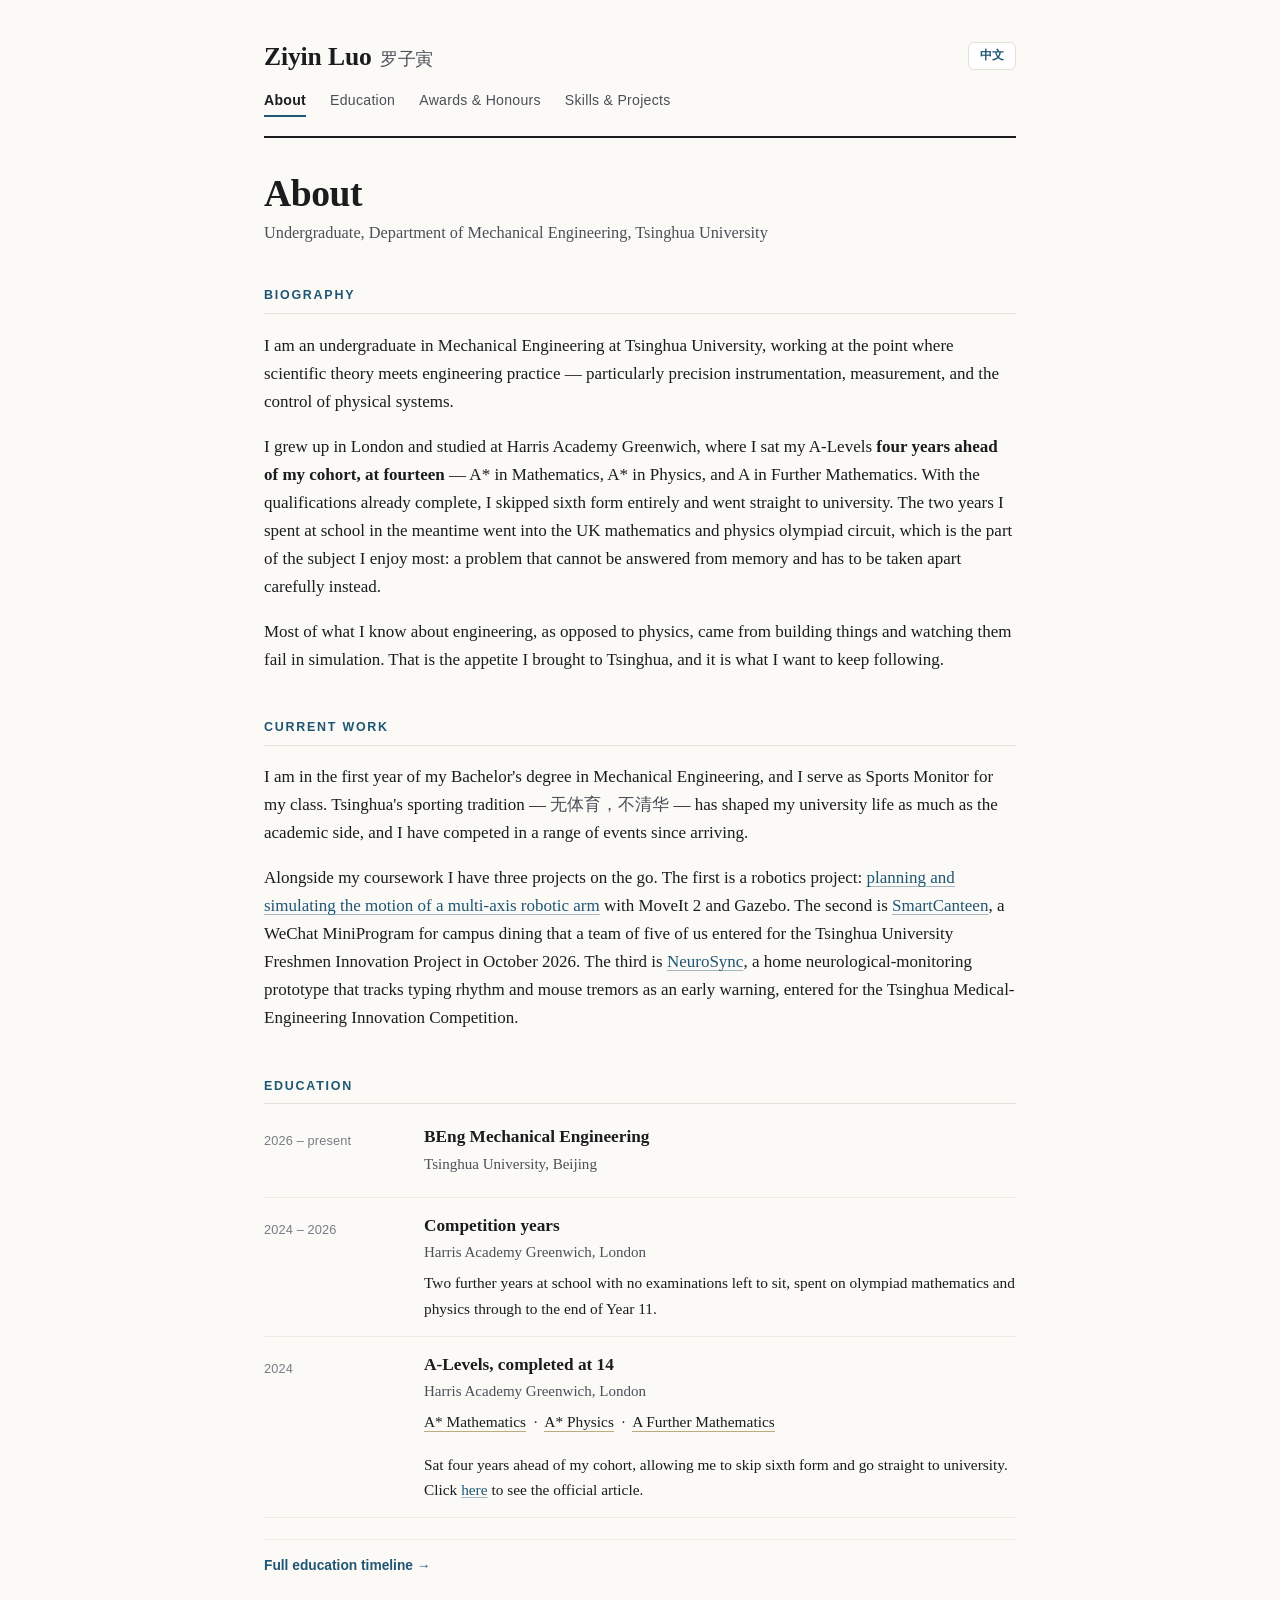
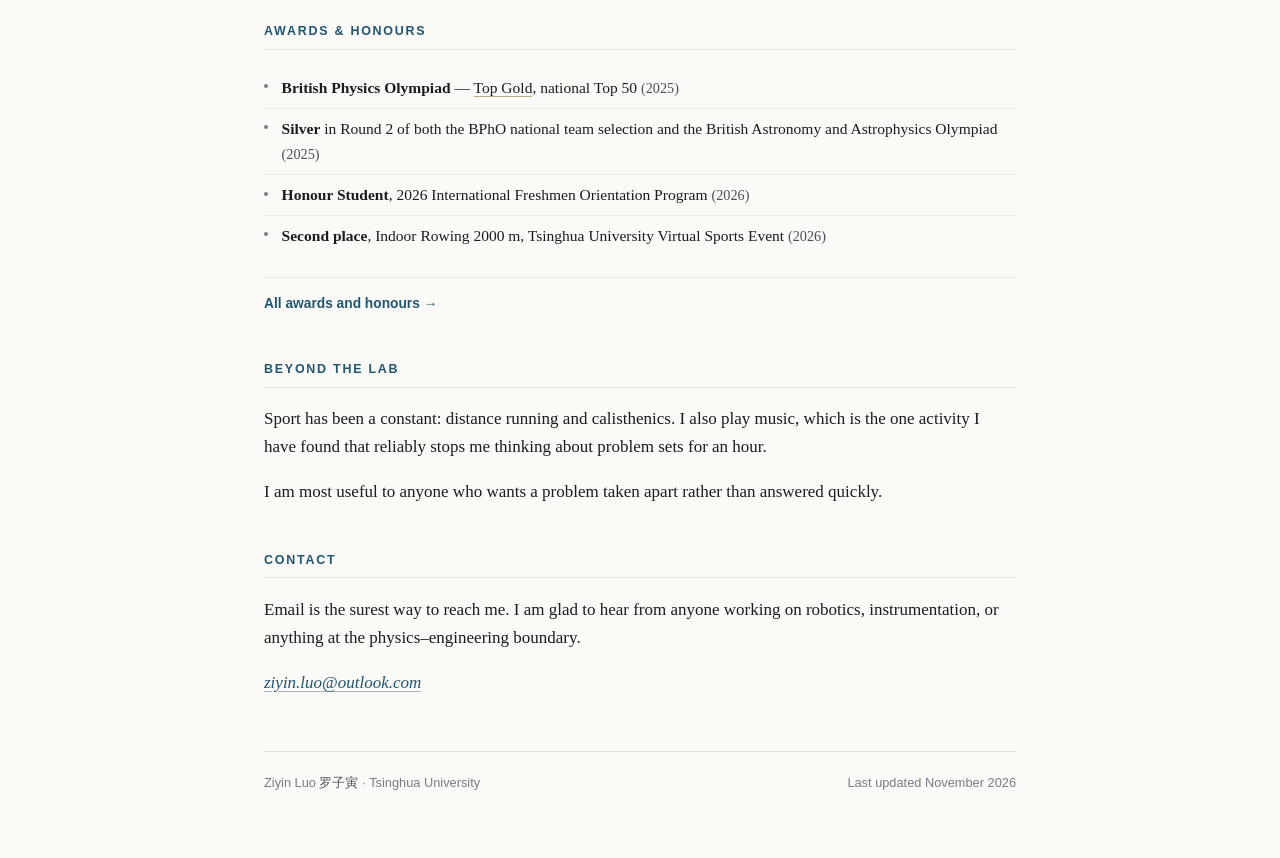
<file: index.html>
<!DOCTYPE html>
<html lang="en">
<head>
<meta charset="utf-8">
<meta name="viewport" content="width=device-width, initial-scale=1">

<title data-en="Ziyin Luo — About" data-zh="罗子寅 — 关于">Ziyin Luo — About</title>
<meta name="description" content="Ziyin Luo (罗子寅) — undergraduate in Mechanical Engineering at Tsinghua University. A-Levels at 14, UKMT and BPhO olympiad awards, robotics and motion planning.">
<meta name="author" content="Ziyin Luo">

<!-- Google Search Console ownership verification. Do not delete: the site is
     re-checked periodically, and removing this tag un-verifies the property. -->
<meta name="google-site-verification" content="y6KhXjz2In4m8gyWGwhYzv80AW2e-w6ZcfkRvT_cCuw" />

<meta property="og:type" content="profile">
<meta property="og:title" content="Ziyin Luo — About">
<meta property="og:description" content="Undergraduate in Mechanical Engineering at Tsinghua University. A-Levels at 14, UKMT and BPhO olympiad awards, robotics and motion planning.">
<meta property="og:locale" content="en_GB">
<meta property="og:url" content="https://luozhangziyin.github.io/">
<link rel="canonical" href="https://luozhangziyin.github.io/">

<link rel="icon" href="data:image/svg+xml,<svg xmlns='http://www.w3.org/2000/svg' viewBox='0 0 100 100'><text y='.9em' font-size='90'>&#9878;</text></svg>">
<link rel="stylesheet" href="styles.css">
<script src="lang.js"></script>
<!-- Structured data: says in machine-readable form that this page is about
     a person named Ziyin Luo. Edit the values below rather than deleting it. -->
<script type="application/ld+json">
  {
    "@context": "https://schema.org",
    "@type": "Person",
    "@id": "https://luozhangziyin.github.io/#person",
    "name": "Ziyin Luo",
    "alternateName": "罗子寅",
    "url": "https://luozhangziyin.github.io/",
    "email": "ziyin.luo@outlook.com",
    "jobTitle": "Undergraduate, Mechanical Engineering",
    "description": "Ziyin Luo (罗子寅) is an undergraduate in Mechanical Engineering at Tsinghua University. He completed his A-Levels at the age of fourteen, in Year 9 and four years ahead of his cohort, then skipped Years 12 and 13 and entered Tsinghua at sixteen. A national Top 50 finisher in the British Physics Olympiad, he works on robotics, motion planning and control.",
    "affiliation": {
      "@type": "CollegeOrUniversity",
      "name": "Tsinghua University"
    },
    "alumniOf": [
      {
        "@type": "HighSchool",
        "name": "Harris Academy Greenwich",
        "url": "https://www.harrisfederation.org.uk/"
      }
    ],
    "knowsLanguage": [
      "English",
      "Chinese",
      "French"
    ],
    "knowsAbout": [
      "Mechanical engineering",
      "Robotics",
      "Motion planning",
      "ROS 2",
      "MoveIt 2",
      "Control systems",
      "Physics"
    ],
    "sameAs": [
      "https://github.com/luozhangziyin",
      "https://luozhangziyin.github.io/files/moveit2-robotic-arm-report.pdf"
    ],
    "mainEntityOfPage": {
      "@type": "WebPage",
      "name": "About",
      "url": "https://luozhangziyin.github.io/"
    }
  }
</script>
</head>
<body>

<a class="skip-link" href="#main"><span class="t-en">Skip to content</span><span class="t-zh">跳到正文</span></a>

<div class="page">

  <header class="masthead">
    <button id="lang-toggle" class="lang-toggle" type="button"
            aria-label="Switch language / 切换语言" aria-pressed="false">
      <span class="t-en">中文</span><span class="t-zh">EN</span>
    </button>
    <p class="site-title">
      <a href="index.html">Ziyin Luo<span class="name-zh">罗子寅</span></a>
    </p>
    <nav class="nav" aria-label="Main">
      <ul>
        <li><a href="index.html" aria-current="page"><span class="t-en">About</span><span class="t-zh">关于</span></a></li>
        <li><a href="education.html"><span class="t-en">Education</span><span class="t-zh">教育</span></a></li>
        <li><a href="awards.html"><span class="t-en">Awards &amp; Honours</span><span class="t-zh">奖项与荣誉</span></a></li>
        <li><a href="skills.html"><span class="t-en">Skills &amp; Projects</span><span class="t-zh">技能与项目</span></a></li>
      </ul>
    </nav>
  </header>

  <main id="main">

    <div class="page-head">
      <h1><span class="t-en">About</span><span class="t-zh">关于</span></h1>
      <p class="subtitle">
        <span class="t-en">Undergraduate, Department of Mechanical Engineering, Tsinghua University</span>
        <span class="t-zh">清华大学机械工程系本科生</span>
      </p>
    </div>

    <!-- ===== START OF SECTION: BIO ===== -->
    <section id="bio">
      <h2><span class="t-en">Biography</span><span class="t-zh">个人简介</span></h2>
      <p>
        <span class="t-en">I am an undergraduate in Mechanical Engineering at Tsinghua University, working at the point where scientific theory meets engineering practice — particularly precision instrumentation, measurement, and the control of physical systems.</span>
        <span class="t-zh">我是清华大学机械工程系本科生，工作在科学理论与工程实践的交汇点——尤其是精密仪器、测量，以及物理系统的控制。</span>
      </p>
      <p>
        <span class="t-en">I grew up in London and studied at Harris Academy Greenwich, where I sat my A-Levels <strong>four years ahead of my cohort, at fourteen</strong> — A* in Mathematics, A* in Physics, and A in Further Mathematics. With the qualifications already complete, I skipped sixth form entirely and went straight to university. The two years I spent at school in the meantime went into the UK mathematics and physics olympiad circuit, which is the part of the subject I enjoy most: a problem that cannot be answered from memory and has to be taken apart carefully instead.</span>
        <span class="t-zh">我在伦敦长大，就读于哈里斯格林威治学院（Harris Academy Greenwich），<strong>十四岁时参加 A-Level，比同届学生提前四年</strong>完成——数学 A*、物理 A*、进阶数学 A。因为资格考试已全部完成，我直接跳过了预科阶段进入大学。此间留在中学的两年，我投入到英国数学和物理奥赛之中，这也是这门学科里我最享受的部分：一个问题无法凭记忆作答，只能耐心地把它拆解开来。</span>
      </p>
      <p>
        <span class="t-en">Most of what I know about engineering, as opposed to physics, came from building things and watching them fail in simulation. That is the appetite I brought to Tsinghua, and it is what I want to keep following.</span>
        <span class="t-zh">我对工程（而非物理）的大部分认识，来自亲手搭建东西、并在仿真里看着它们失败。这正是我带到清华来的求知欲，也是我想一直追随的方向。</span>
      </p>
    </section>
    <!-- ===== END OF SECTION ===== -->

    <!-- ===== START OF SECTION: CURRENT ===== -->
    <section id="current">
      <h2><span class="t-en">Current Work</span><span class="t-zh">当前工作</span></h2>
      <p>
        <span class="t-en">I am in the first year of my Bachelor's degree in Mechanical Engineering, and I serve as Sports Monitor for my class. Tsinghua's sporting tradition — <span class="zh">无体育，不清华</span> — has shaped my university life as much as the academic side, and I have competed in a range of events since arriving.</span>
        <span class="t-zh">我现在是机械工程专业本科一年级学生，同时担任班里的体育委员。清华的体育传统——无体育，不清华——和学业一样塑造了我的大学生活；入学以来，我参加了多项体育赛事。</span>
      </p>
      <p>
        <span class="t-en">Alongside my coursework I have three projects on the go. The first is a robotics project: <a href="skills.html#robotic-arm">planning and simulating the motion of a multi-axis robotic arm</a> with MoveIt 2 and Gazebo. The second is <a href="skills.html#smartcanteen">SmartCanteen</a>, a WeChat MiniProgram for campus dining that a team of five of us entered for the Tsinghua University Freshmen Innovation Project in October 2026. The third is <a href="skills.html#neurosync">NeuroSync</a>, a home neurological-monitoring prototype that tracks typing rhythm and mouse tremors as an early warning, entered for the Tsinghua Medical-Engineering Innovation Competition.</span>
        <span class="t-zh">课业之外，我手头有三个项目。第一个是机器人项目：用 MoveIt 2 和 Gazebo 对<a href="skills.html#robotic-arm">多轴机械臂进行运动规划与仿真</a>。第二个是<a href="skills.html#smartcanteen">SmartCanteen（智慧食堂）</a>，一个校园餐饮微信小程序，由我们五人团队于 2026 年 10 月参加清华大学新生创新项目。第三个是<a href="skills.html#neurosync">NeuroSync</a>，一个家庭神经监测原型，通过打字节奏和鼠标震颤进行早期预警，参加了清华大学医工结合创新大赛。</span>
      </p>
    </section>
    <!-- ===== END OF SECTION ===== -->

    <!-- ===== START OF SECTION: EDUCATION PREVIEW ===== -->
    <section id="education-preview">
      <h2><span class="t-en">Education</span><span class="t-zh">教育</span></h2>
      <div class="entry">
        <div class="when"><span class="t-en">2026 – present</span><span class="t-zh">2026 – 至今</span></div>
        <div class="what">
          <h3><span class="t-en">BEng Mechanical Engineering</span><span class="t-zh">机械工程学士（BEng）</span></h3>
          <p class="where"><span class="t-en">Tsinghua University, Beijing</span><span class="t-zh">清华大学，北京</span></p>
        </div>
      </div>
      <div class="entry">
        <div class="when"><span class="t-en">2024 – 2026</span><span class="t-zh">2024 – 2026</span></div>
        <div class="what">
          <h3><span class="t-en">Competition years</span><span class="t-zh">竞赛岁月</span></h3>
          <p class="where"><span class="t-en">Harris Academy Greenwich, London</span><span class="t-zh">哈里斯格林威治学院，伦敦</span></p>
          <p class="detail">
            <span class="t-en">Two further years at school with no examinations left to sit, spent on olympiad mathematics and physics through to the end of Year 11.</span>
            <span class="t-zh">在中学多留两年，已无考试需要参加，把时间投入到奥赛数学和物理，直到十一年级（Year 11）结束。</span>
          </p>
        </div>
      </div>
      <div class="entry">
        <div class="when"><span class="t-en">2024</span><span class="t-zh">2024</span></div>
        <div class="what">
          <h3><span class="t-en">A-Levels, completed at 14</span><span class="t-zh">A-Level，十四岁完成</span></h3>
          <p class="where"><span class="t-en">Harris Academy Greenwich, London</span><span class="t-zh">哈里斯格林威治学院，伦敦</span></p>
          <p class="detail">
            <span class="t-en"><span class="grade">A* Mathematics</span> &nbsp;·&nbsp; <span class="grade">A* Physics</span> &nbsp;·&nbsp; <span class="grade">A Further Mathematics</span></span>
            <span class="t-zh"><span class="grade">数学 A*</span> &nbsp;·&nbsp; <span class="grade">物理 A*</span> &nbsp;·&nbsp; <span class="grade">进阶数学 A</span></span>
          </p>
          <p class="detail">
            <span class="t-en">Sat four years ahead of my cohort, allowing me to skip sixth form and go straight to university. Click <a href="https://www.harrisfederation.org.uk/50/our-news/post/146/a-stunning-year-for-the-harris-federation-class-of-2024-as-they-collect-their-a-level-results">here</a> to see the official article.</span>
            <span class="t-zh">比同届提前四年完成，使我能够跳过预科、直接进入大学。点击<a href="https://www.harrisfederation.org.uk/50/our-news/post/146/a-stunning-year-for-the-harris-federation-class-of-2024-as-they-collect-their-a-level-results">此处</a>查看官方报道。</span>
          </p>
        </div>
      </div>
      <div class="more">
        <a href="education.html"><span class="t-en">Full education timeline →</span><span class="t-zh">完整教育时间线 →</span></a>
      </div>
    </section>
    <!-- ===== END OF SECTION ===== -->

    <!-- ===== START OF SECTION: AWARDS PREVIEW ===== -->
    <section id="awards-preview">
      <h2><span class="t-en">Awards &amp; Honours</span><span class="t-zh">奖项与荣誉</span></h2>
      <ul class="preview">
        <li>
          <span class="t-en"><span class="label">British Physics Olympiad</span> — <span class="grade">Top Gold</span>, national Top 50 <span class="years">(2025)</span></span>
          <span class="t-zh"><span class="label">英国物理奥赛（BPhO）</span> —— <span class="grade">Top Gold</span>，全国前 50 名 <span class="years">(2025)</span></span>
        </li>
        <li>
          <span class="t-en"><span class="label">Silver</span> in Round 2 of both the BPhO national team selection and the British Astronomy and Astrophysics Olympiad <span class="years">(2025)</span></span>
          <span class="t-zh">在 BPhO 国家队选拔第二轮和英国天文与天体物理奥赛（BAAO）第二轮中均获得<span class="label">银牌</span> <span class="years">(2025)</span></span>
        </li>
        <li>
          <span class="t-en"><span class="label">Honour Student</span>, 2026 International Freshmen Orientation Program <span class="years">(2026)</span></span>
          <span class="t-zh">2026 年国际新生入学教育项目<span class="label">优秀学员</span> <span class="years">(2026)</span></span>
        </li>
        <li>
          <span class="t-en"><span class="label">Second place</span>, Indoor Rowing 2000 m, Tsinghua University Virtual Sports Event <span class="years">(2026)</span></span>
          <span class="t-zh">清华大学虚拟运动会室内划船 2000 米<span class="label">第二名</span> <span class="years">(2026)</span></span>
        </li>
      </ul>
      <div class="more">
        <a href="awards.html"><span class="t-en">All awards and honours →</span><span class="t-zh">全部奖项与荣誉 →</span></a>
      </div>
    </section>
    <!-- ===== END OF SECTION ===== -->

    <!-- ===== START OF SECTION: INTERESTS ===== -->
    <section id="interests">
      <h2><span class="t-en">Beyond the Lab</span><span class="t-zh">实验室之外</span></h2>
      <p>
        <span class="t-en">Sport has been a constant: distance running and calisthenics. I also play music, which is the one activity I have found that reliably stops me thinking about problem sets for an hour.</span>
        <span class="t-zh">运动一直是我的习惯：长跑和自重训练。我还弹奏音乐，这是我发现唯一能让我在一小时内真正不再想习题的活动。</span>
      </p>
      <p>
        <span class="t-en">I am most useful to anyone who wants a problem taken apart rather than answered quickly.</span>
        <span class="t-zh">对于那些想把问题拆解清楚、而不是急着得到答案的人，我最能帮上忙。</span>
      </p>
    </section>
    <!-- ===== END OF SECTION ===== -->

    <!-- ===== START OF SECTION: CONTACT ===== -->
    <section id="contact">
      <h2><span class="t-en">Contact</span><span class="t-zh">联系方式</span></h2>
      <p>
        <span class="t-en">Email is the surest way to reach me. I am glad to hear from anyone working on robotics, instrumentation, or anything at the physics–engineering boundary.</span>
        <span class="t-zh">电子邮件是联系我最可靠的方式。我很乐意收到来自机器人、仪器，或任何物理与工程交叉领域同行的来信。</span>
      </p>
      <address>
        <a href="mailto:ziyin.luo@outlook.com">ziyin.luo@outlook.com</a>
      </address>
    </section>
    <!-- ===== END OF SECTION ===== -->

  </main>

  <footer>
    <span>Ziyin Luo <span class="zh">罗子寅</span> · <span class="t-en">Tsinghua University</span><span class="t-zh">清华大学</span></span>
    <span><span class="t-en">Last updated November 2026</span><span class="t-zh">最近更新：2026 年 11 月</span></span>
  </footer>

</div>

</body>
</html>
</file>
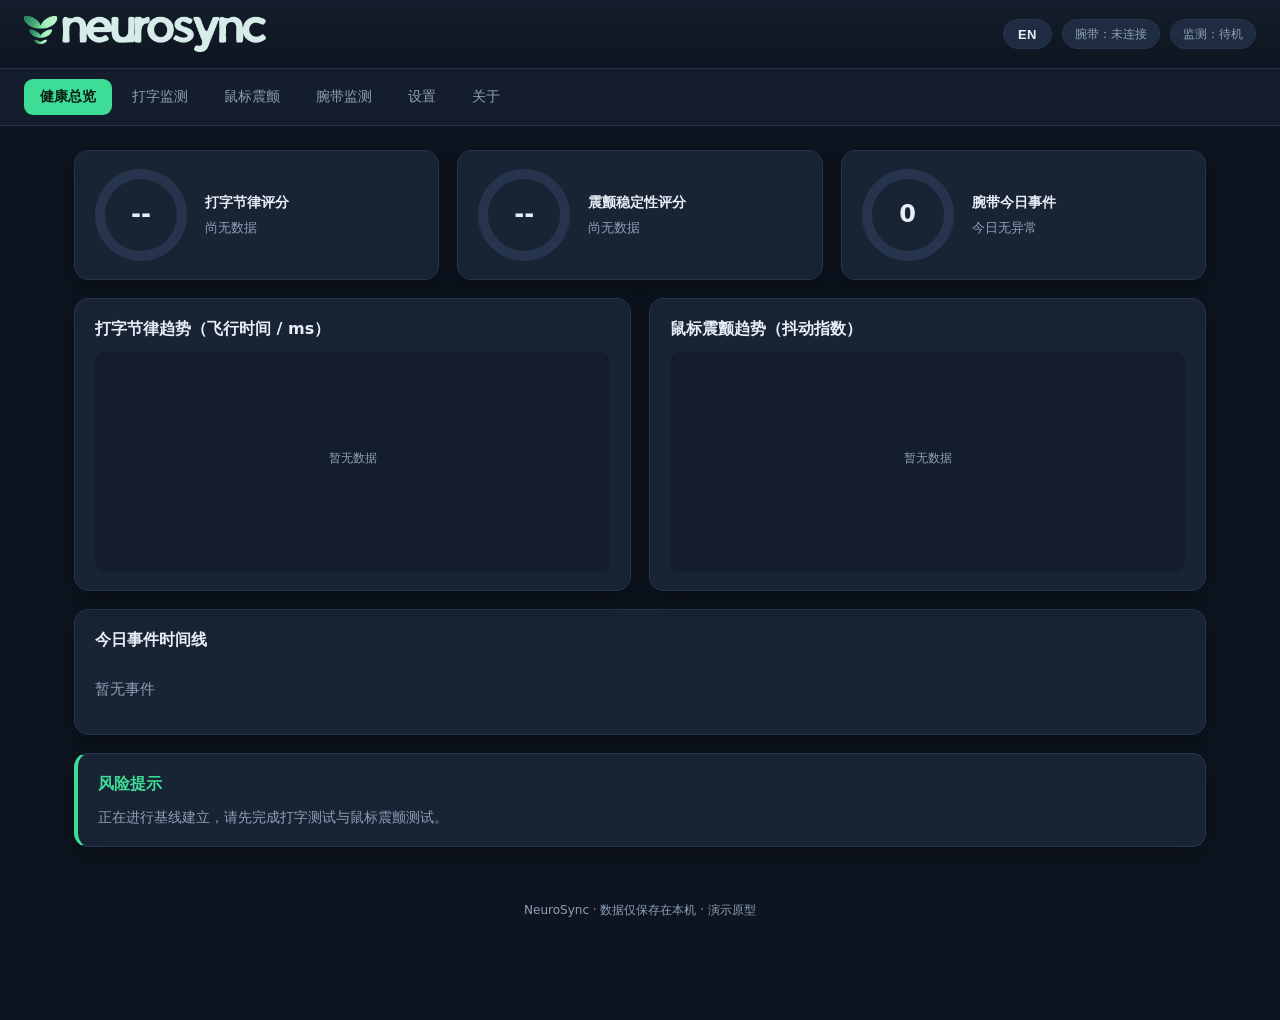
<file: neurosync/index.html>
<!DOCTYPE html>
<html lang="zh-CN">
<head>
  <meta charset="UTF-8" />
  <meta name="viewport" content="width=device-width, initial-scale=1.0" />
  <title>NeuroSync</title>
  <link rel="stylesheet" href="css/style.css" />
</head>
<body>
  <div id="alertOverlay" class="alert-overlay hidden" aria-hidden="true">
    <div class="alert-card">
      <div class="alert-flash">⚠</div>
      <h1 id="alertTitle"></h1>
      <p id="alertText"></p>
      <div class="alert-actions">
        <button class="btn btn-danger" id="alertSOS"></button>
        <button class="btn btn-ghost" id="alertDismiss" data-i18n="alert.dismissLabel">取消 / 我没事</button>
      </div>
    </div>
  </div>

  <header class="topbar">
    <div class="brand">
      <img class="brand-logo" src="logo.png" alt="NeuroSync" />
    </div>
    <div class="topbar-status">
      <button class="lang-toggle" id="langToggle" title="Switch language">EN</button>
      <span class="pill" id="bleStatus">腕带：未连接</span>
      <span class="pill" id="monitorStatus">监测：待机</span>
    </div>
  </header>

  <nav class="tabs" id="tabs">
    <button class="tab active" data-tab="overview" data-i18n="nav.overview">健康总览</button>
    <button class="tab" data-tab="typing" data-i18n="nav.typing">打字监测</button>
    <button class="tab" data-tab="mouse" data-i18n="nav.mouse">鼠标震颤</button>
    <button class="tab" data-tab="wristband" data-i18n="nav.wristband">腕带监测</button>
    <button class="tab" data-tab="settings" data-i18n="nav.settings">设置</button>
    <button class="tab" data-tab="about" data-i18n="nav.about">关于</button>
  </nav>

  <main id="main">

    <!-- ============ 健康总览 ============ -->
    <section class="view active" id="view-overview">
      <div class="grid-scores">
        <div class="card score-card">
          <div class="score-ring" id="ringRhythm"><span id="scoreRhythm">--</span></div>
          <div class="score-meta">
            <h3 data-i18n="overview.rhythmScore">打字节律评分</h3>
            <p id="scoreRhythmLabel">--</p>
          </div>
        </div>
        <div class="card score-card">
          <div class="score-ring accent2" id="ringTremor"><span id="scoreTremor">--</span></div>
          <div class="score-meta">
            <h3 data-i18n="overview.tremorScore">震颤稳定性评分</h3>
            <p id="scoreTremorLabel">--</p>
          </div>
        </div>
        <div class="card score-card">
          <div class="score-ring accent3" id="ringWrist"><span id="scoreWrist">--</span></div>
          <div class="score-meta">
            <h3 data-i18n="overview.wristEvents">腕带今日事件</h3>
            <p id="scoreWristLabel">--</p>
          </div>
        </div>
      </div>

      <div class="grid-2">
        <div class="card">
          <h3 data-i18n="overview.flightTrend">打字节律趋势（飞行时间 / ms）</h3>
          <canvas id="chartFlight" class="chart"></canvas>
        </div>
        <div class="card">
          <h3 data-i18n="overview.tremorTrend">鼠标震颤趋势（抖动指数）</h3>
          <canvas id="chartTremorTrend" class="chart"></canvas>
        </div>
      </div>

      <div class="card">
        <h3 data-i18n="overview.timeline">今日事件时间线</h3>
        <div id="eventTimeline" class="timeline"><p class="muted">--</p></div>
      </div>

      <div class="card banner" id="riskBanner">
        <h3 data-i18n="overview.risk">风险提示</h3>
        <p id="riskText">--</p>
      </div>
    </section>

    <!-- ============ 打字监测 ============ -->
    <section class="view" id="view-typing">
      <div class="card">
        <h3><span data-i18n="typing.title">打字测试</span> <span class="hint" data-i18n="typing.titleHint">在下方输入框打字，系统实时测量节律与准确率</span></h3>
        <div class="test-sentence" id="testSentence">点击“开始测试”加载句子。</div>
        <textarea id="typingInput" class="typing-input" data-i18n-placeholder="typing.placeholder" placeholder="在这里输入上方句子…" disabled></textarea>
        <div class="test-controls">
          <button class="btn btn-primary" id="btnStartTyping" data-i18n="typing.start">开始测试</button>
          <button class="btn btn-ghost" id="btnResetTyping" data-i18n="typing.reset">重置</button>
          <span class="pill" id="typingLive">--</span>
        </div>
        <div class="metrics">
          <div class="metric"><span class="metric-label" data-i18n="typing.hold">按住时长 (ms)</span><span class="metric-value" id="mHold">--</span></div>
          <div class="metric"><span class="metric-label" data-i18n="typing.flight">飞行时间 (ms)</span><span class="metric-value" id="mFlight">--</span></div>
          <div class="metric"><span class="metric-label" data-i18n="typing.wpm">打字速度 (WPM)</span><span class="metric-value" id="mWpm">--</span></div>
          <div class="metric"><span class="metric-label" data-i18n="typing.acc">准确率 (%)</span><span class="metric-value" id="mAcc">--</span></div>
        </div>
      </div>
      <div class="card">
        <h3 data-i18n="typing.chart">实时节律（最近 60 次按键）</h3>
        <canvas id="chartKeystroke" class="chart"></canvas>
      </div>
      <div class="card">
        <h3 data-i18n="interpret.title">结果解读</h3>
        <div id="typingGauges"><p class="interpret-empty" data-i18n="interpret.empty">完成一次测试后，这里会显示解读。</p></div>
        <p id="typingVerdict" class="verdict" style="display:none"></p>
        <p class="interpret-disclaimer" data-i18n="interpret.disclaimer">参考范围仅为演示示意，不构成医学诊断。</p>
      </div>
    </section>

    <!-- ============ 鼠标震颤 ============ -->
    <section class="view" id="view-mouse">
      <div class="card">
        <h3><span data-i18n="mouse.title">震颤测试</span> <span class="hint" data-i18n="mouse.titleHint">两种方式：定点保持 或 直线追踪</span></h3>
        <div class="test-controls">
          <button class="btn btn-primary" id="btnHoldTest" data-i18n="mouse.holdTest">定点保持 5s</button>
          <button class="btn btn-primary" id="btnLineTest" data-i18n="mouse.lineTest">直线追踪</button>
          <button class="btn btn-ghost" id="btnMouseReset" data-i18n="mouse.reset">重置</button>
          <span class="pill" id="mouseLive">--</span>
        </div>
        <div class="mouse-stage" id="mouseStage">
          <p class="muted" id="mouseStageHint">点击“定点保持”后，将鼠标保持在红点内；或点击“直线追踪”沿横线移动。</p>
          <div id="mouseTarget" class="mouse-target hidden"></div>
          <canvas id="mouseTrace" class="mouse-trace"></canvas>
        </div>
        <div class="metrics">
          <div class="metric"><span class="metric-label" data-i18n="mouse.jitter">抖动指数</span><span class="metric-value" id="mJitter">--</span></div>
          <div class="metric"><span class="metric-label" data-i18n="mouse.freq">震颤频率 (Hz)</span><span class="metric-value" id="mFreq">--</span></div>
          <div class="metric"><span class="metric-label" data-i18n="mouse.dev">直线偏差 (px)</span><span class="metric-value" id="mDev">--</span></div>
          <div class="metric"><span class="metric-label" data-i18n="mouse.samples">采样点数</span><span class="metric-value" id="mSamples">--</span></div>
        </div>
      </div>
      <div class="card">
        <h3 data-i18n="interpret.title">结果解读</h3>
        <div id="mouseGauges"><p class="interpret-empty" data-i18n="interpret.empty">完成一次测试后，这里会显示解读。</p></div>
        <p id="mouseVerdict" class="verdict" style="display:none"></p>
        <p class="interpret-disclaimer" data-i18n="interpret.disclaimer">参考范围仅为演示示意，不构成医学诊断。</p>
      </div>
    </section>

    <!-- ============ 腕带监测 ============ -->
    <section class="view" id="view-wristband">
      <div class="card">
        <h3 data-i18n="wrist.title">腕带连接</h3>
        <p class="muted" data-i18n="wrist.desc">ESP32 腕带通过蓝牙低功耗 (BLE) 上报震颤 / 冻结步态事件。当前支持模拟数据与真实设备连接。</p>
        <div class="test-controls">
          <button class="btn btn-primary" id="btnConnectBle" data-i18n="wrist.connect">🔗 连接腕带 (BLE)</button>
          <button class="btn btn-ghost" id="btnDisconnectBle" data-i18n="wrist.disconnect" disabled>断开</button>
          <button class="btn btn-primary" id="btnSimulate">▶ 开始模拟数据流</button>
          <button class="btn btn-ghost" id="btnSimEvent" data-i18n="wrist.inject">注入一次事件</button>
        </div>
        <p class="hint" id="bleInfo">蓝牙需要浏览器支持（Chrome/Edge）且通过 localhost 或 HTTPS 打开。</p>
      </div>
      <div class="card"><h3 data-i18n="wrist.cmdTitle">App → 腕带：提示控制</h3><div class="test-controls"><label data-i18n="wrist.cmdLevel">提示强度</label><input type="range" id="cueLevel" min="10" max="100" value="60"><span id="cueLevelVal">60</span><button class="btn btn-primary" id="btnCueTest" data-i18n="wrist.cmdTest">测试振动提示</button><button class="btn btn-ghost" id="btnCueStop" data-i18n="wrist.cmdStop">停止输出</button></div><p class="hint"><label><input type="checkbox" id="chkBeat" checked> <span data-i18n="wrist.audio">冻结时播放声音节拍（110 BPM）</span></label></p><div class="metrics"><div class="metric"><span class="metric-label" data-i18n="wrist.hr">心率 (bpm)</span><span class="metric-value" id="wHR">--</span></div><div class="metric"><span class="metric-label" data-i18n="wrist.eda">皮电 (μS)</span><span class="metric-value" id="wEDA">--</span></div></div></div>
      <div class="grid-2">
        <div class="card">
          <h3 data-i18n="wrist.accelChart">实时加速度信号</h3>
          <canvas id="chartAccel" class="chart"></canvas>
        </div>
        <div class="card">
          <h3 data-i18n="wrist.stats">今日事件统计</h3>
          <div class="metrics">
            <div class="metric"><span class="metric-label" data-i18n="wrist.tremor">震颤发作</span><span class="metric-value" id="wTremor">0</span></div>
            <div class="metric"><span class="metric-label" data-i18n="wrist.fog">冻结步态</span><span class="metric-value" id="wFog">0</span></div>
            <div class="metric"><span class="metric-label" data-i18n="wrist.stress">压力峰值</span><span class="metric-value" id="wStress">0</span></div>
            <div class="metric"><span class="metric-label" data-i18n="wrist.warn">冻结预警</span><span class="metric-value" id="wWarn">0</span></div>
          </div>
        </div>
      </div>
      <div class="card">
        <h3 data-i18n="wrist.logTitle">发作记录（供医生与患者查看）</h3>
        <div id="wristbandLog" class="timeline"><p class="muted">暂无事件</p></div>
      </div>
    </section>

    <!-- ============ 设置 ============ -->
    <section class="view" id="view-settings">
      <div class="card">
        <h3 data-i18n="settings.baseline">基线管理</h3>
        <p class="muted" data-i18n="settings.baselineDesc">系统使用前几组测试建立你的个人基线，之后检测偏离。</p>
        <div class="test-controls">
          <button class="btn btn-ghost" id="btnRebuildBaseline" data-i18n="settings.rebuild">重新建立基线</button>
          <button class="btn btn-ghost" id="btnClearAll" data-i18n="settings.clear">清空全部数据</button>
          <button class="btn btn-ghost" id="btnExport" data-i18n="settings.export">导出数据 (JSON)</button>
        </div>
      </div>
      <div class="card">
        <h3 data-i18n="settings.bleParams">BLE 参数（ESP32 腕带）</h3>
        <p class="muted" data-i18n="settings.bleDesc">与你的 ESP32 固件中的 UUID 保持一致。</p>
        <div class="form-row">
          <label data-i18n="settings.serviceUUID">服务 UUID</label>
          <input type="text" id="cfgServiceUUID" value="4fafc201-1fb5-459e-8fcc-c5c9c331914b" />
        </div>
        <div class="form-row">
          <label data-i18n="settings.charUUID">事件特征 UUID</label>
          <input type="text" id="cfgCharUUID" value="beb5483e-36e1-4688-b7f5-ea07361b26a8" />
        </div>
      </div>
      <div class="card">
        <h3 data-i18n="settings.demo">紧急预案演示</h3>
        <p class="muted" data-i18n="settings.demoDesc">用于路演现场演示：触发“检测到急性异常”的智能家居联动（灯光闪烁 + 呼叫急救）。快捷键 Ctrl+Alt+T。</p>
        <div class="test-controls">
          <button class="btn btn-danger" id="btnDemoAlert" data-i18n="settings.demoBtn">🚨 触发紧急预案演示</button>
        </div>
      </div>
      <div class="card">
        <h3 data-i18n="settings.about">关于</h3>
        <p class="muted" data-i18n="settings.about1">NeuroSync —— 面向居家场景的神经运动早期监测原型。</p>
        <p class="muted" data-i18n="settings.about2">数据仅保存在本机浏览器 localStorage，不上传服务器。</p>
      </div>
          <div class="card"><h3 data-i18n="settings.emerg">紧急联系与提示通道</h3><div class="test-controls"><label><span data-i18n="settings.caregiver">照护人电话</span> <input id="cfgCaregiver" type="tel" placeholder="138xxxxxxxx"></label><label><span data-i18n="settings.emergency">急救电话</span> <input id="cfgEmergency" type="tel" value="120"></label><label><span data-i18n="settings.cueUUID">提示指令特征 UUID（可写）</span> <input id="cfgCueUUID" type="text" size="38"></label></div></div>
    </section>

    <!-- ============ 关于 ============ -->
    <section class="view" id="view-about">
      <div class="card">
        <h3 data-i18n="about.title">关于本项目</h3>
        <p class="muted" data-i18n="about.intro">NeuroSync 是一个面向居家场景的神经运动早期监测原型，融合打字节律、鼠标微颤与腕带传感三大信号，实现无创、低成本的运动功能异常初筛。</p>
      </div>
      <div class="card">
        <h3 data-i18n="about.team">团队成员</h3>
        <p class="muted" data-i18n="about.teamSub">清华大学国际本科新生 · 2026 未来健康创新挑战赛</p>
        <ul class="team-list">
          <li><span class="team-flag">🇧🇩</span><span class="team-name">Saraf</span><span class="team-country" data-i18n="about.bangladesh">孟加拉国</span></li>
          <li><span class="team-flag">🇬🇧</span><span class="team-name">Ziyin Luo</span><span class="team-country" data-i18n="about.uk">英国</span></li>
          <li><span class="team-flag">🇮🇩</span><span class="team-name">Evelyna</span><span class="team-country" data-i18n="about.indonesia">印度尼西亚</span></li>
          <li><span class="team-flag">🇮🇩</span><span class="team-name">Benitta</span><span class="team-country" data-i18n="about.indonesia">印度尼西亚</span></li>
        </ul>
      </div>
      <div class="card">
        <h3 data-i18n="about.credits">致谢</h3>
        <p class="muted" data-i18n="about.creditsText">感谢清华大学及“未来健康创新挑战赛”组委会提供的平台与机会。</p>
        <p class="muted" data-i18n="about.privacy">所有数据仅保存在本机浏览器（localStorage），不上传任何服务器。</p>
      </div>
    </section>

  </main>

  <footer class="footer">
    <p data-i18n="footer.note">NeuroSync · 数据仅保存在本机 · 演示原型</p>
  </footer>

  <script src="js/charts.js"></script>
  <script src="js/i18n.js"></script>
  <script src="js/store.js"></script>
  <script src="js/keystroke.js"></script>
  <script src="js/mouse.js"></script>
  <script src="js/wristband.js"></script>
  <script src="js/health.js"></script>
  <script src="js/alerts.js"></script>
  <script src="js/app.js"></script>
</body>
</html>
</file>
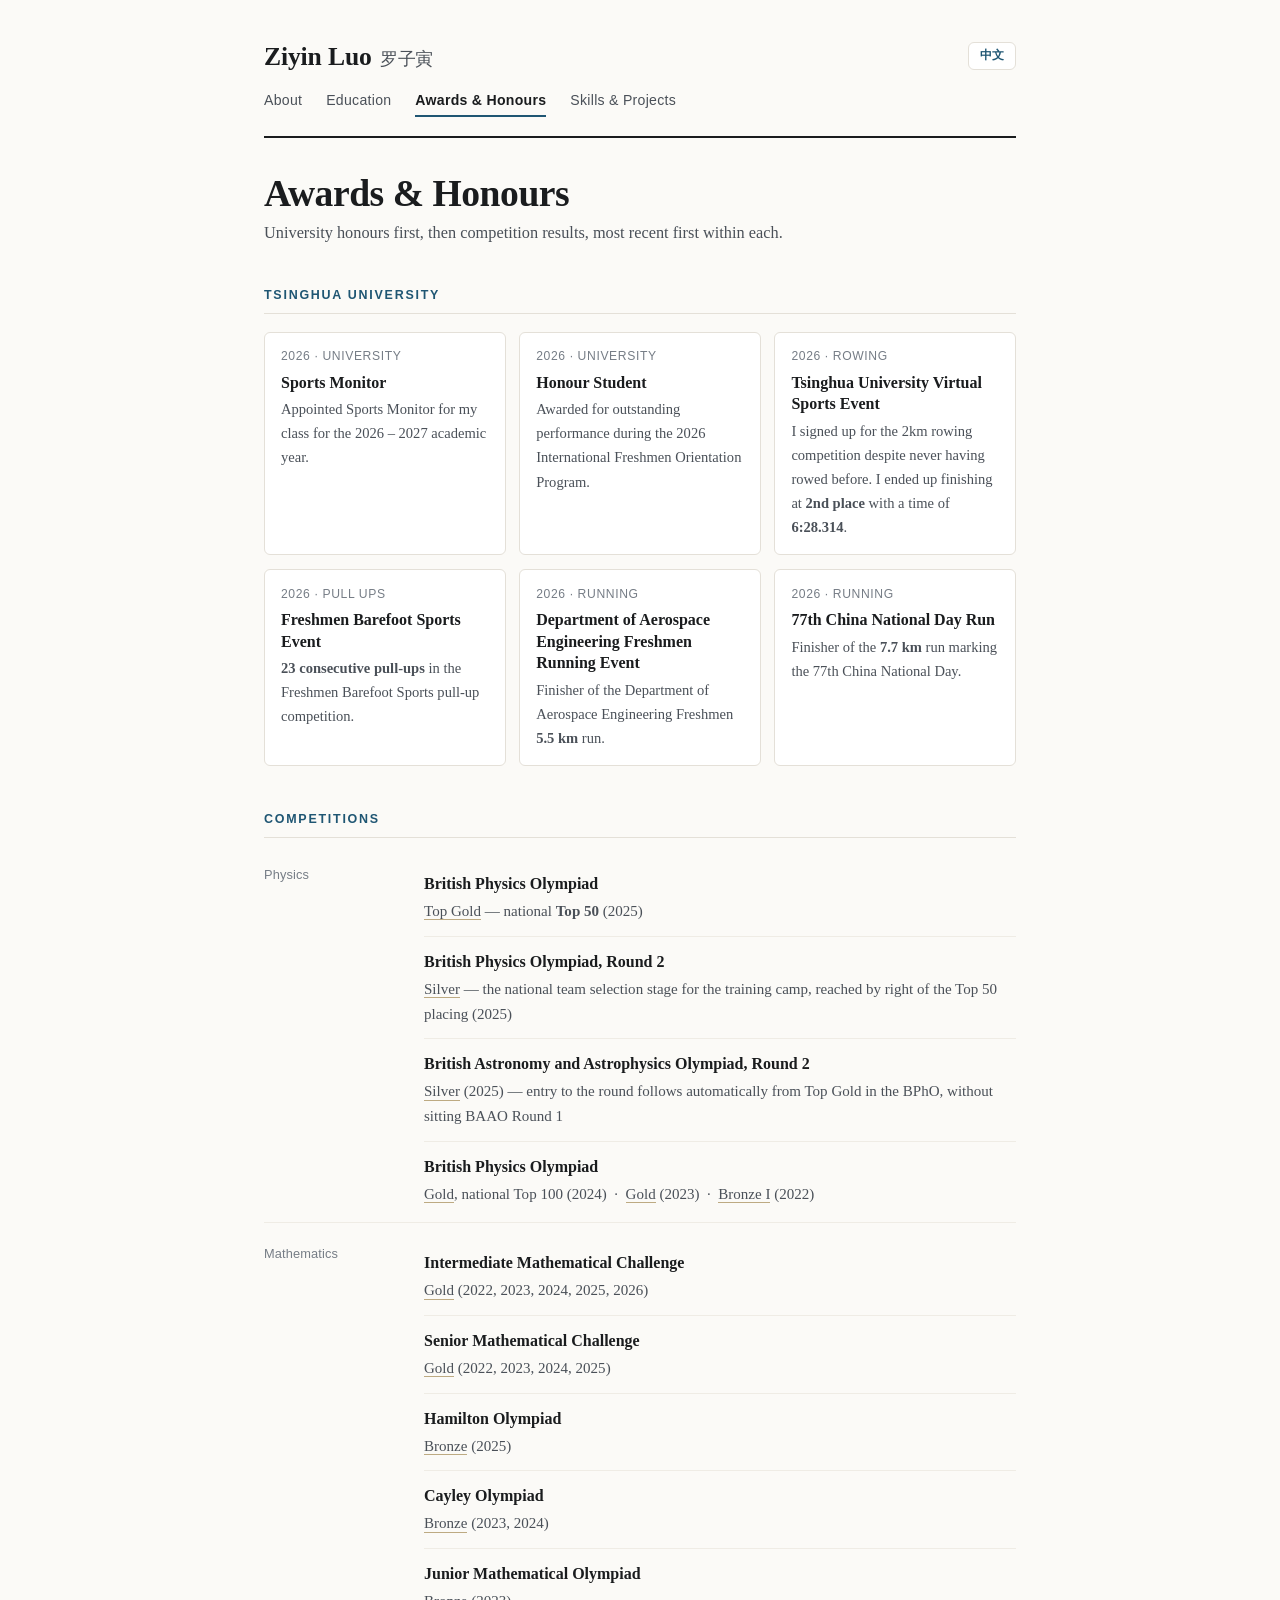
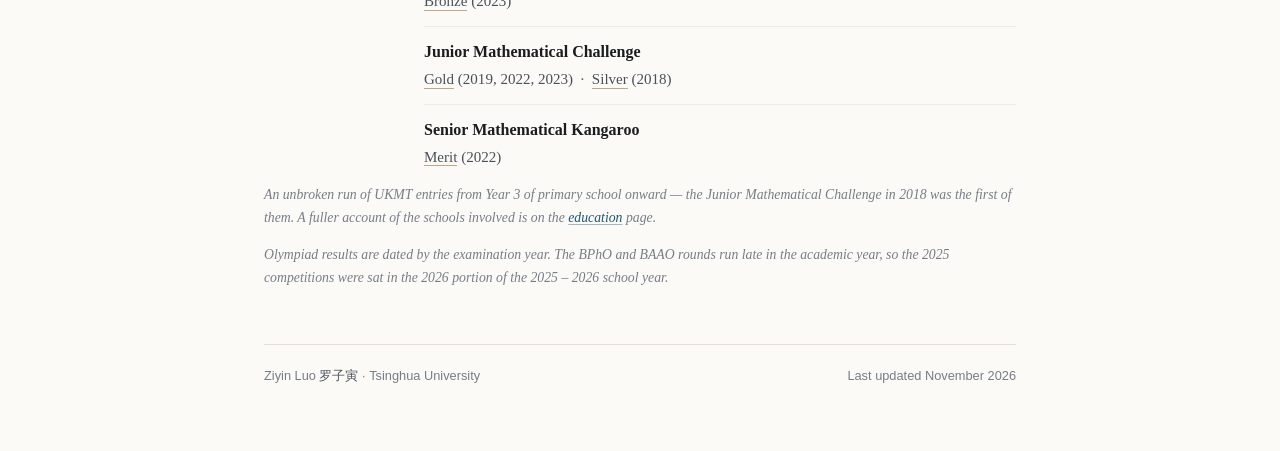
<file: awards.html>
<!DOCTYPE html>
<html lang="en">
<head>
<meta charset="utf-8">
<meta name="viewport" content="width=device-width, initial-scale=1">

<title data-en="Awards &amp; Honours — Ziyin Luo" data-zh="奖项与荣誉 — 罗子寅">Awards &amp; Honours — Ziyin Luo</title>
<meta name="description" content="Awards and honours of Ziyin Luo: British Physics Olympiad national Top 50 and Silver in the Round 2 national training camp selection, UKMT olympiad medals, and honours at Tsinghua University.">
<meta name="author" content="Ziyin Luo">

<meta property="og:type" content="profile">
<meta property="og:title" content="Awards &amp; Honours — Ziyin Luo">
<meta property="og:description" content="British Physics Olympiad national Top 50 and Silver in the Round 2 national training camp selection, UKMT olympiad medals, and honours at Tsinghua University.">
<meta property="og:locale" content="en_GB">
<meta property="og:url" content="https://luozhangziyin.github.io/awards.html">
<link rel="canonical" href="https://luozhangziyin.github.io/awards.html">

<link rel="icon" href="data:image/svg+xml,<svg xmlns='http://www.w3.org/2000/svg' viewBox='0 0 100 100'><text y='.9em' font-size='90'>&#9878;</text></svg>">
<link rel="stylesheet" href="styles.css">
<script src="lang.js"></script>
<!-- Structured data: says in machine-readable form that this page is about
     a person named Ziyin Luo. Edit the values below rather than deleting it. -->
<script type="application/ld+json">
  {
    "@context": "https://schema.org",
    "@type": "Person",
    "@id": "https://luozhangziyin.github.io/#person",
    "name": "Ziyin Luo",
    "alternateName": "罗子寅",
    "url": "https://luozhangziyin.github.io/",
    "email": "ziyin.luo@outlook.com",
    "jobTitle": "Undergraduate, Mechanical Engineering",
    "description": "Ziyin Luo (罗子寅) is an undergraduate in Mechanical Engineering at Tsinghua University. He completed his A-Levels at the age of fourteen, in Year 9 and four years ahead of his cohort, then skipped Years 12 and 13 and entered Tsinghua at sixteen. A national Top 50 finisher in the British Physics Olympiad, he works on robotics, motion planning and control.",
    "affiliation": {
      "@type": "CollegeOrUniversity",
      "name": "Tsinghua University"
    },
    "alumniOf": [
      {
        "@type": "HighSchool",
        "name": "Harris Academy Greenwich",
        "url": "https://www.harrisfederation.org.uk/"
      }
    ],
    "knowsLanguage": [
      "English",
      "Chinese",
      "French"
    ],
    "knowsAbout": [
      "Mechanical engineering",
      "Robotics",
      "Motion planning",
      "ROS 2",
      "MoveIt 2",
      "Control systems",
      "Physics"
    ],
    "sameAs": [
      "https://github.com/luozhangziyin",
      "https://luozhangziyin.github.io/files/moveit2-robotic-arm-report.pdf"
    ],
    "mainEntityOfPage": {
      "@type": "WebPage",
      "name": "Awards & Honours",
      "url": "https://luozhangziyin.github.io/awards.html"
    }
  }
</script>
</head>
<body>

<a class="skip-link" href="#main"><span class="t-en">Skip to content</span><span class="t-zh">跳到正文</span></a>

<div class="page">

  <header class="masthead">
    <button id="lang-toggle" class="lang-toggle" type="button"
            aria-label="Switch language / 切换语言" aria-pressed="false">
      <span class="t-en">中文</span><span class="t-zh">EN</span>
    </button>
    <p class="site-title">
      <a href="index.html">Ziyin Luo<span class="name-zh">罗子寅</span></a>
    </p>
    <nav class="nav" aria-label="Main">
      <ul>
        <li><a href="index.html"><span class="t-en">About</span><span class="t-zh">关于</span></a></li>
        <li><a href="education.html"><span class="t-en">Education</span><span class="t-zh">教育</span></a></li>
        <li><a href="awards.html" aria-current="page"><span class="t-en">Awards &amp; Honours</span><span class="t-zh">奖项与荣誉</span></a></li>
        <li><a href="skills.html"><span class="t-en">Skills &amp; Projects</span><span class="t-zh">技能与项目</span></a></li>
      </ul>
    </nav>
  </header>

  <main id="main">

    <div class="page-head">
      <h1><span class="t-en">Awards &amp; Honours</span><span class="t-zh">奖项与荣誉</span></h1>
      <p class="subtitle">
        <span class="t-en">University honours first, then competition results, most recent first within each.</span>
        <span class="t-zh">先列大学荣誉，再列竞赛成绩，各类内部按时间倒序排列。</span>
      </p>
    </div>

    <!-- ===== START OF SECTION: TSINGHUA ===== -->
    <section id="tsinghua">
      <h2><span class="t-en">Tsinghua University</span><span class="t-zh">清华大学</span></h2>

      <div class="cards">

        <div class="card">
          <p class="card-meta"><span class="t-en">2026 · University</span><span class="t-zh">2026 · 大学</span></p>
          <h3><span class="t-en">Sports Monitor</span><span class="t-zh">体育委员</span></h3>
          <p>
            <span class="t-en">Appointed Sports Monitor for my class for the 2026 – 2027 academic year.</span>
            <span class="t-zh">被任命为班级 2026 – 2027 学年体育委员。</span>
          </p>
        </div>

        <div class="card">
          <p class="card-meta"><span class="t-en">2026 · University</span><span class="t-zh">2026 · 大学</span></p>
          <h3><span class="t-en">Honour Student</span><span class="t-zh">优秀学员</span></h3>
          <p>
            <span class="t-en">Awarded for outstanding performance during the 2026 International Freshmen Orientation Program.</span>
            <span class="t-zh">因在 2026 年国际新生入学教育项目中表现突出而获评。</span>
          </p>
        </div>

        <div class="card">
          <p class="card-meta"><span class="t-en">2026 · Rowing</span><span class="t-zh">2026 · 划船</span></p>
          <h3><span class="t-en">Tsinghua University Virtual Sports Event</span><span class="t-zh">清华大学虚拟运动会</span></h3>
          <p>
            <span class="t-en">I signed up for the 2km rowing competition despite never having rowed before. I ended up finishing at <strong>2nd place</strong> with a time of <strong>6:28.314</strong>.</span>
            <span class="t-zh">此前从未划过船，我还是报名参加了 2 公里划船比赛，最终以 <strong>6:28.314</strong> 的成绩获得<strong>第二名</strong>。</span>
          </p>
        </div>

        <div class="card">
          <p class="card-meta"><span class="t-en">2026 · Pull Ups</span><span class="t-zh">2026 · 引体向上</span></p>
          <h3><span class="t-en">Freshmen Barefoot Sports Event</span><span class="t-zh">新生赤足运动会</span></h3>
          <p>
            <span class="t-en"><strong>23 consecutive pull-ups</strong> in the Freshmen Barefoot Sports pull-up competition.</span>
            <span class="t-zh">在新生赤足运动会引体向上比赛中<strong>连续完成 23 个引体向上</strong>。</span>
          </p>
        </div>

        <div class="card">
          <p class="card-meta"><span class="t-en">2026 · Running</span><span class="t-zh">2026 · 跑步</span></p>
          <h3><span class="t-en">Department of Aerospace Engineering Freshmen Running Event</span><span class="t-zh">航天航空学院新生跑步活动</span></h3>
          <p>
            <span class="t-en">Finisher of the Department of Aerospace Engineering Freshmen <strong>5.5 km</strong> run.</span>
            <span class="t-zh">完成航天航空学院新生 <strong>5.5 公里</strong>跑。</span>
          </p>
        </div>

        <div class="card">
          <p class="card-meta"><span class="t-en">2026 · Running</span><span class="t-zh">2026 · 跑步</span></p>
          <h3><span class="t-en">77th China National Day Run</span><span class="t-zh">第 77 届国庆跑</span></h3>
          <p>
            <span class="t-en">Finisher of the <strong>7.7 km</strong> run marking the 77th China National Day.</span>
            <span class="t-zh">完成纪念中华人民共和国成立 77 周年的 <strong>7.7 公里</strong>跑。</span>
          </p>
        </div>

      </div>
    </section>
    <!-- ===== END OF SECTION ===== -->

    <!-- ===== START OF SECTION: COMPETITIONS ===== -->
    <section id="competitions">
      <h2><span class="t-en">Competitions</span><span class="t-zh">竞赛</span></h2>

      <div class="entry">
        <div class="when"><span class="t-en">Physics</span><span class="t-zh">物理</span></div>
        <div class="what">
          <ul class="results">

            <li>
              <p class="award"><span class="t-en">British Physics Olympiad</span><span class="t-zh">英国物理奥赛（BPhO）</span></p>
              <p class="result-detail">
                <span class="t-en"><span class="grade">Top Gold</span> — national <strong>Top 50</strong> <span class="years">(2025)</span></span>
                <span class="t-zh"><span class="grade">Top Gold</span> —— 全国<strong>前 50 名</strong> <span class="years">(2025)</span></span>
              </p>
            </li>

            <li>
              <p class="award"><span class="t-en">British Physics Olympiad, Round 2</span><span class="t-zh">英国物理奥赛（BPhO）第二轮</span></p>
              <p class="result-detail">
                <span class="t-en"><span class="grade">Silver</span> — the national team selection stage for the training camp, reached by right of the Top 50 placing <span class="years">(2025)</span></span>
                <span class="t-zh"><span class="grade">银牌</span> —— 国家队集训营的选拔阶段，凭借前 50 名的名次晋级 <span class="years">(2025)</span></span>
              </p>
            </li>

            <li>
              <p class="award"><span class="t-en">British Astronomy and Astrophysics Olympiad, Round 2</span><span class="t-zh">英国天文与天体物理奥赛（BAAO）第二轮</span></p>
              <p class="result-detail">
                <span class="t-en"><span class="grade">Silver</span> <span class="years">(2025)</span> — entry to the round follows automatically from Top Gold in the BPhO, without sitting BAAO Round 1</span>
                <span class="t-zh"><span class="grade">银牌</span> <span class="years">(2025)</span> —— 凭借 BPhO Top Gold 自动晋级本轮，无需参加 BAAO 第一轮</span>
              </p>
            </li>

            <li>
              <p class="award"><span class="t-en">British Physics Olympiad</span><span class="t-zh">英国物理奥赛（BPhO）</span></p>
              <p class="result-detail">
                <span class="t-en"><span class="grade">Gold</span>, national Top 100 <span class="years">(2024)</span> &nbsp;·&nbsp; <span class="grade">Gold</span> <span class="years">(2023)</span> &nbsp;·&nbsp; <span class="grade">Bronze I</span> <span class="years">(2022)</span></span>
                <span class="t-zh"><span class="grade">金奖</span>，全国前 100 名 <span class="years">(2024)</span> &nbsp;·&nbsp; <span class="grade">金奖</span> <span class="years">(2023)</span> &nbsp;·&nbsp; <span class="grade">铜奖 I</span> <span class="years">(2022)</span></span>
              </p>
            </li>

          </ul>
        </div>
      </div>

      <div class="entry">
        <div class="when"><span class="t-en">Mathematics</span><span class="t-zh">数学</span></div>
        <div class="what">
          <ul class="results">

            <li>
              <p class="award"><span class="t-en">Intermediate Mathematical Challenge</span><span class="t-zh">中级数学挑战赛</span></p>
              <p class="result-detail">
                <span class="grade"><span class="t-en">Gold</span><span class="t-zh">金奖</span></span>
                <span class="years">(2022, 2023, 2024, 2025, 2026)</span>
              </p>
            </li>

            <li>
              <p class="award"><span class="t-en">Senior Mathematical Challenge</span><span class="t-zh">高级数学挑战赛</span></p>
              <p class="result-detail">
                <span class="grade"><span class="t-en">Gold</span><span class="t-zh">金奖</span></span>
                <span class="years">(2022, 2023, 2024, 2025)</span>
              </p>
            </li>

            <li>
              <p class="award"><span class="t-en">Hamilton Olympiad</span><span class="t-zh">汉密尔顿奥赛</span></p>
              <p class="result-detail">
                <span class="grade"><span class="t-en">Bronze</span><span class="t-zh">铜奖</span></span> <span class="years">(2025)</span>
              </p>
            </li>

            <li>
              <p class="award"><span class="t-en">Cayley Olympiad</span><span class="t-zh">凯莱奥赛</span></p>
              <p class="result-detail">
                <span class="grade"><span class="t-en">Bronze</span><span class="t-zh">铜奖</span></span> <span class="years">(2023, 2024)</span>
              </p>
            </li>

            <li>
              <p class="award"><span class="t-en">Junior Mathematical Olympiad</span><span class="t-zh">初级数学奥赛</span></p>
              <p class="result-detail">
                <span class="grade"><span class="t-en">Bronze</span><span class="t-zh">铜奖</span></span> <span class="years">(2023)</span>
              </p>
            </li>

            <li>
              <p class="award"><span class="t-en">Junior Mathematical Challenge</span><span class="t-zh">初级数学挑战赛</span></p>
              <p class="result-detail">
                <span class="t-en"><span class="grade">Gold</span> <span class="years">(2019, 2022, 2023)</span> &nbsp;·&nbsp; <span class="grade">Silver</span> <span class="years">(2018)</span></span>
                <span class="t-zh"><span class="grade">金奖</span> <span class="years">(2019, 2022, 2023)</span> &nbsp;·&nbsp; <span class="grade">银牌</span> <span class="years">(2018)</span></span>
              </p>
            </li>

            <li>
              <p class="award"><span class="t-en">Senior Mathematical Kangaroo</span><span class="t-zh">高级数学袋鼠赛</span></p>
              <p class="result-detail">
                <span class="grade"><span class="t-en">Merit</span><span class="t-zh">优秀奖</span></span> <span class="years">(2022)</span>
              </p>
            </li>

          </ul>
        </div>
      </div>

      <p class="note">
        <span class="t-en">An unbroken run of UKMT entries from Year 3 of primary school onward — the Junior Mathematical Challenge in 2018 was the first of them. A fuller account of the schools involved is on the <a href="education.html">education</a> page.</span>
        <span class="t-zh">从小学三年级开始，我参加 UKMT 竞赛从未间断——2018 年的初级数学挑战赛是其中第一项。所涉及的学校详见<a href="education.html">教育</a>页面。</span>
      </p>

      <p class="note">
        <span class="t-en">Olympiad results are dated by the examination year. The BPhO and BAAO rounds run late in the academic year, so the 2025 competitions were sat in the 2026 portion of the 2025 – 2026 school year.</span>
        <span class="t-zh">奥赛成绩按考试年份标注。BPhO 和 BAAO 的轮次在学年后期举行，因此 2025 年的竞赛实际是在 2025 – 2026 学年中的 2026 年部分参加的。</span>
      </p>
    </section>
    <!-- ===== END OF SECTION ===== -->

  </main>

  <footer>
    <span>Ziyin Luo <span class="zh">罗子寅</span> · <span class="t-en">Tsinghua University</span><span class="t-zh">清华大学</span></span>
    <span><span class="t-en">Last updated November 2026</span><span class="t-zh">最近更新：2026 年 11 月</span></span>
  </footer>

</div>

</body>
</html>
</file>
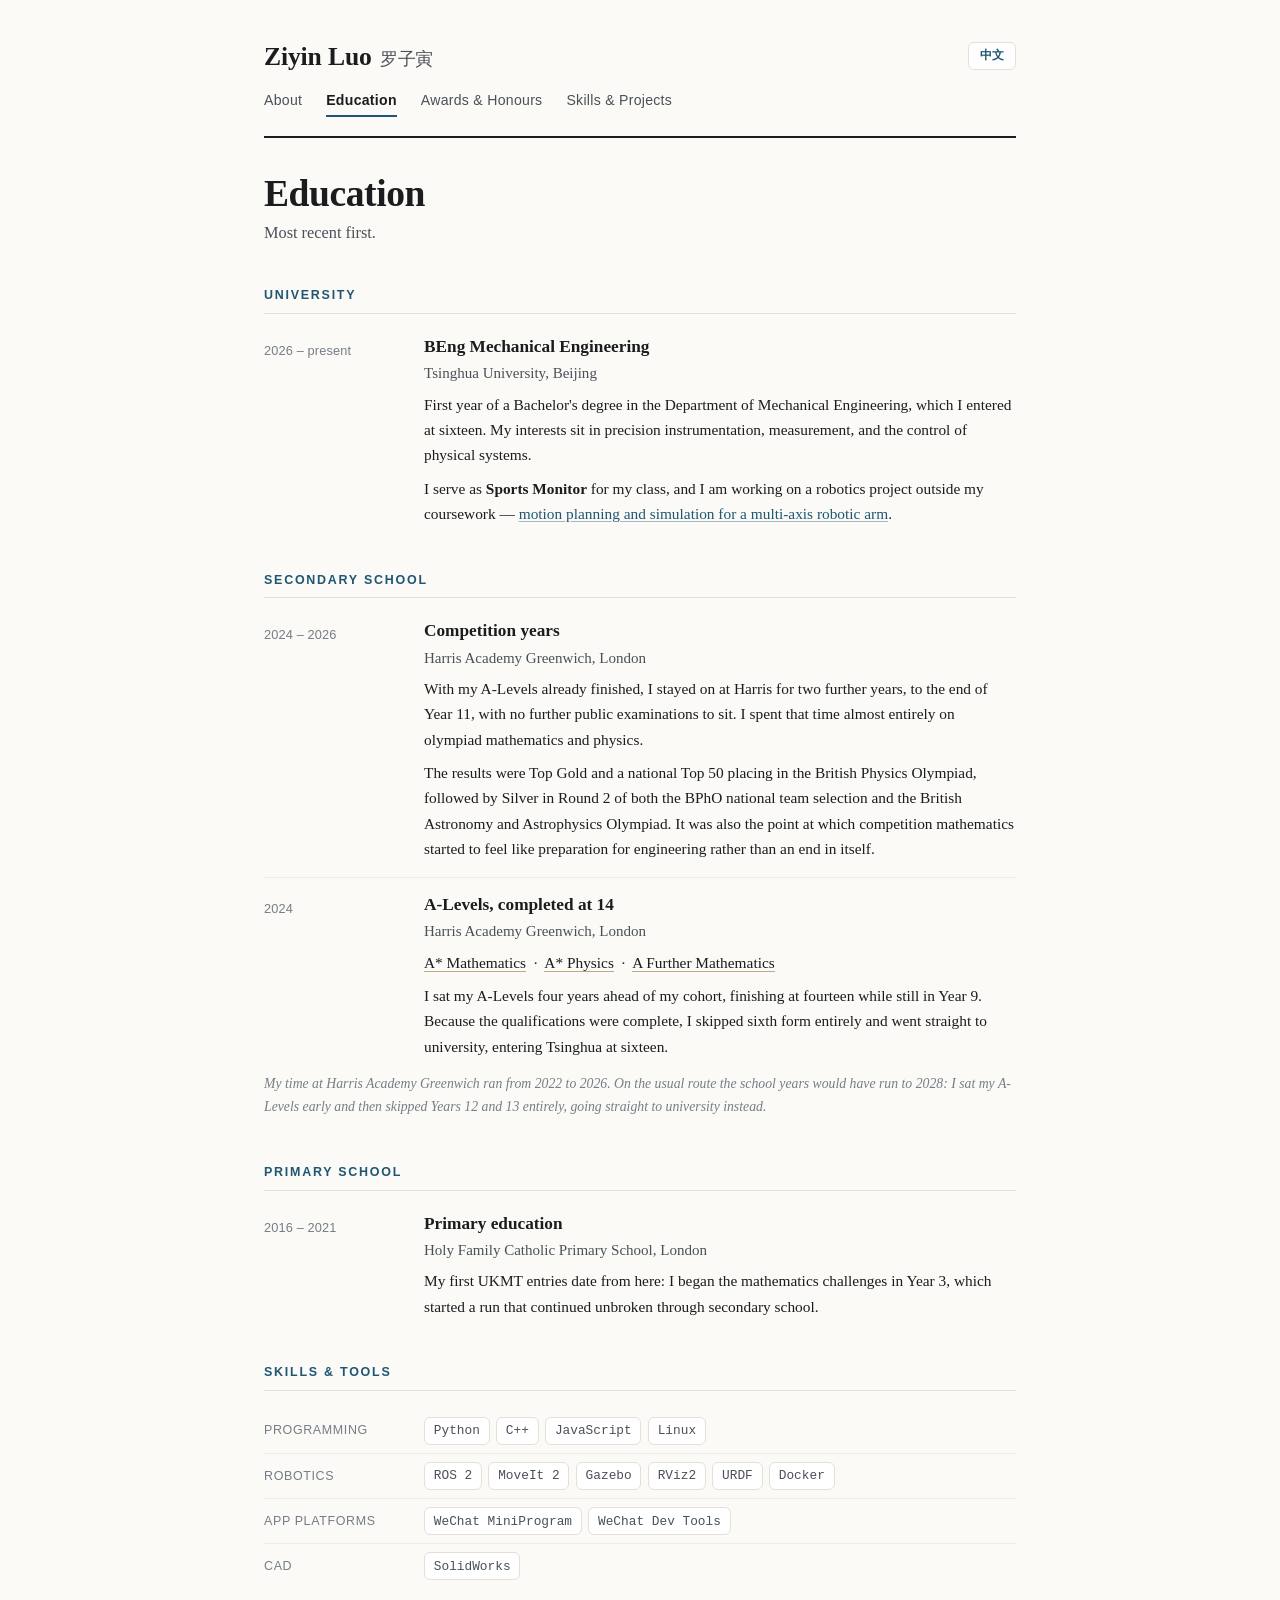
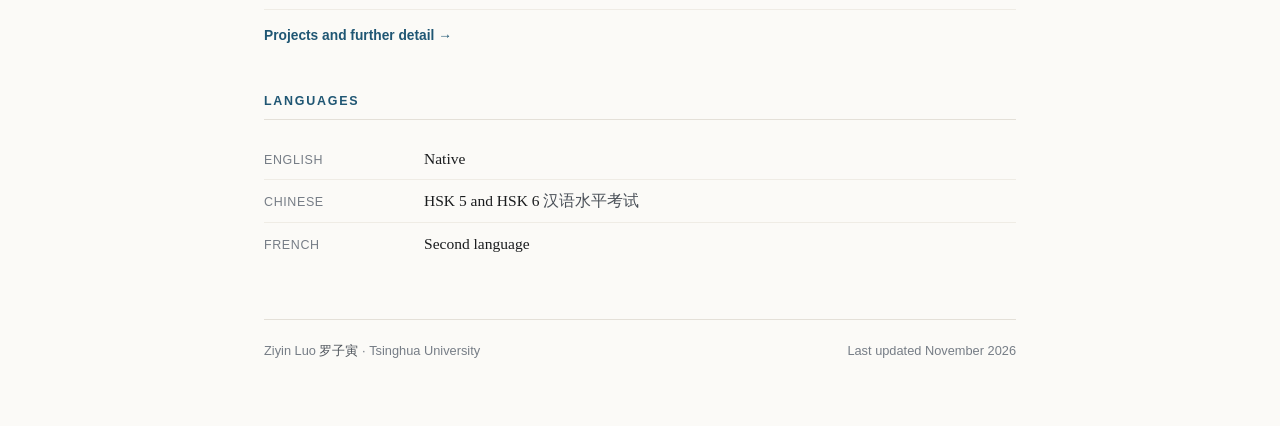
<file: education.html>
<!DOCTYPE html>
<html lang="en">
<head>
<meta charset="utf-8">
<meta name="viewport" content="width=device-width, initial-scale=1">

<title data-en="Education — Ziyin Luo" data-zh="教育 — 罗子寅">Education — Ziyin Luo</title>
<meta name="description" content="Education timeline of Ziyin Luo: Mechanical Engineering at Tsinghua University, A-Levels at 14 from Harris Academy Greenwich, and earlier schooling in London.">
<meta name="author" content="Ziyin Luo">

<meta property="og:type" content="profile">
<meta property="og:title" content="Education — Ziyin Luo">
<meta property="og:description" content="Mechanical Engineering at Tsinghua University; A-Levels at 14 from Harris Academy Greenwich, London.">
<meta property="og:locale" content="en_GB">
<meta property="og:url" content="https://luozhangziyin.github.io/education.html">
<link rel="canonical" href="https://luozhangziyin.github.io/education.html">

<link rel="icon" href="data:image/svg+xml,<svg xmlns='http://www.w3.org/2000/svg' viewBox='0 0 100 100'><text y='.9em' font-size='90'>&#9878;</text></svg>">
<link rel="stylesheet" href="styles.css">
<script src="lang.js"></script>
<!-- Structured data: says in machine-readable form that this page is about
     a person named Ziyin Luo. Edit the values below rather than deleting it. -->
<script type="application/ld+json">
  {
    "@context": "https://schema.org",
    "@type": "Person",
    "@id": "https://luozhangziyin.github.io/#person",
    "name": "Ziyin Luo",
    "alternateName": "罗子寅",
    "url": "https://luozhangziyin.github.io/",
    "email": "ziyin.luo@outlook.com",
    "jobTitle": "Undergraduate, Mechanical Engineering",
    "description": "Ziyin Luo (罗子寅) is an undergraduate in Mechanical Engineering at Tsinghua University. He completed his A-Levels at the age of fourteen, in Year 9 and four years ahead of his cohort, then skipped Years 12 and 13 and entered Tsinghua at sixteen. A national Top 50 finisher in the British Physics Olympiad, he works on robotics, motion planning and control.",
    "affiliation": {
      "@type": "CollegeOrUniversity",
      "name": "Tsinghua University"
    },
    "alumniOf": [
      {
        "@type": "HighSchool",
        "name": "Harris Academy Greenwich",
        "url": "https://www.harrisfederation.org.uk/"
      }
    ],
    "knowsLanguage": [
      "English",
      "Chinese",
      "French"
    ],
    "knowsAbout": [
      "Mechanical engineering",
      "Robotics",
      "Motion planning",
      "ROS 2",
      "MoveIt 2",
      "Control systems",
      "Physics"
    ],
    "sameAs": [
      "https://github.com/luozhangziyin",
      "https://luozhangziyin.github.io/files/moveit2-robotic-arm-report.pdf"
    ],
    "mainEntityOfPage": {
      "@type": "WebPage",
      "name": "Education",
      "url": "https://luozhangziyin.github.io/education.html"
    }
  }
</script>
</head>
<body>

<a class="skip-link" href="#main"><span class="t-en">Skip to content</span><span class="t-zh">跳到正文</span></a>

<div class="page">

  <header class="masthead">
    <button id="lang-toggle" class="lang-toggle" type="button"
            aria-label="Switch language / 切换语言" aria-pressed="false">
      <span class="t-en">中文</span><span class="t-zh">EN</span>
    </button>
    <p class="site-title">
      <a href="index.html">Ziyin Luo<span class="name-zh">罗子寅</span></a>
    </p>
    <nav class="nav" aria-label="Main">
      <ul>
        <li><a href="index.html"><span class="t-en">About</span><span class="t-zh">关于</span></a></li>
        <li><a href="education.html" aria-current="page"><span class="t-en">Education</span><span class="t-zh">教育</span></a></li>
        <li><a href="awards.html"><span class="t-en">Awards &amp; Honours</span><span class="t-zh">奖项与荣誉</span></a></li>
        <li><a href="skills.html"><span class="t-en">Skills &amp; Projects</span><span class="t-zh">技能与项目</span></a></li>
      </ul>
    </nav>
  </header>

  <main id="main">

    <div class="page-head">
      <h1><span class="t-en">Education</span><span class="t-zh">教育</span></h1>
      <p class="subtitle"><span class="t-en">Most recent first.</span><span class="t-zh">按时间倒序排列。</span></p>
    </div>

    <!-- ===== START OF SECTION: UNIVERSITY ===== -->
    <section id="university">
      <h2><span class="t-en">University</span><span class="t-zh">大学</span></h2>

      <div class="entry">
        <div class="when"><span class="t-en">2026 – present</span><span class="t-zh">2026 – 至今</span></div>
        <div class="what">
          <h3><span class="t-en">BEng Mechanical Engineering</span><span class="t-zh">机械工程学士（BEng）</span></h3>
          <p class="where"><span class="t-en">Tsinghua University, Beijing</span><span class="t-zh">清华大学，北京</span></p>
          <div class="detail">
            <p>
              <span class="t-en">First year of a Bachelor's degree in the Department of Mechanical Engineering, which I entered at sixteen. My interests sit in precision instrumentation, measurement, and the control of physical systems.</span>
              <span class="t-zh">机械工程系本科一年级，十六岁入学。我的兴趣在于精密仪器、测量，以及物理系统的控制。</span>
            </p>
            <p>
              <span class="t-en">I serve as <strong>Sports Monitor</strong> for my class, and I am working on a robotics project outside my coursework — <a href="skills.html#robotic-arm">motion planning and simulation for a multi-axis robotic arm</a>.</span>
              <span class="t-zh">我担任班级<strong>体育委员</strong>，并在课业之外进行一项机器人项目——<a href="skills.html#robotic-arm">多轴机械臂的运动规划与仿真</a>。</span>
            </p>
          </div>
        </div>
      </div>
    </section>
    <!-- ===== END OF SECTION ===== -->

    <!-- ===== START OF SECTION: PRE UNIVERSITY ===== -->
    <section id="pre-university">
      <h2><span class="t-en">Secondary School</span><span class="t-zh">中学</span></h2>

      <div class="entry">
        <div class="when"><span class="t-en">2024 – 2026</span><span class="t-zh">2024 – 2026</span></div>
        <div class="what">
          <h3><span class="t-en">Competition years</span><span class="t-zh">竞赛岁月</span></h3>
          <p class="where"><span class="t-en">Harris Academy Greenwich, London</span><span class="t-zh">哈里斯格林威治学院，伦敦</span></p>
          <div class="detail">
            <p>
              <span class="t-en">With my A-Levels already finished, I stayed on at Harris for two further years, to the end of Year 11, with no further public examinations to sit. I spent that time almost entirely on olympiad mathematics and physics.</span>
              <span class="t-zh">A-Level 已经完成，我在哈里斯学院又留了两年，直到十一年级结束，期间无需再参加任何公共考试。这段时间我几乎全部投入奥赛数学和物理。</span>
            </p>
            <p>
              <span class="t-en">The results were Top Gold and a national Top 50 placing in the British Physics Olympiad, followed by Silver in Round 2 of both the BPhO national team selection and the British Astronomy and Astrophysics Olympiad. It was also the point at which competition mathematics started to feel like preparation for engineering rather than an end in itself.</span>
              <span class="t-zh">成绩包括英国物理奥赛 Top Gold 和全国前 50 名，随后在 BPhO 国家队选拔第二轮和英国天文与天体物理奥赛第二轮中获得银牌。也是从那时起，竞赛数学开始让我觉得像是在为工程做铺垫，而不是目的本身。</span>
            </p>
          </div>
        </div>
      </div>

      <div class="entry">
        <div class="when"><span class="t-en">2024</span><span class="t-zh">2024</span></div>
        <div class="what">
          <h3><span class="t-en">A-Levels, completed at 14</span><span class="t-zh">A-Level，十四岁完成</span></h3>
          <p class="where"><span class="t-en">Harris Academy Greenwich, London</span><span class="t-zh">哈里斯格林威治学院，伦敦</span></p>
          <div class="detail">
            <p>
              <span class="t-en"><span class="grade">A* Mathematics</span> &nbsp;·&nbsp; <span class="grade">A* Physics</span> &nbsp;·&nbsp; <span class="grade">A Further Mathematics</span></span>
              <span class="t-zh"><span class="grade">数学 A*</span> &nbsp;·&nbsp; <span class="grade">物理 A*</span> &nbsp;·&nbsp; <span class="grade">进阶数学 A</span></span>
            </p>
            <p>
              <span class="t-en">I sat my A-Levels four years ahead of my cohort, finishing at fourteen while still in Year 9. Because the qualifications were complete, I skipped sixth form entirely and went straight to university, entering Tsinghua at sixteen.</span>
              <span class="t-zh">我比同届学生提前四年参加 A-Level，十四岁时、还在九年级就读时就完成了考试。由于资格考试已全部完成，我完全跳过了预科，直接进入大学，十六岁入读清华。</span>
            </p>
          </div>
        </div>
      </div>

      <p class="note">
        <span class="t-en">My time at Harris Academy Greenwich ran from 2022 to 2026. On the usual route the school years would have run to 2028: I sat my A-Levels early and then skipped Years 12 and 13 entirely, going straight to university instead.</span>
        <span class="t-zh">我在哈里斯格林威治学院的求学时间为 2022 年至 2026 年。按照正常路径，中学要到 2028 年才结束：我提前完成了 A-Level，随后完全跳过十二和十三年级，直接进入大学。</span>
      </p>
    </section>
    <!-- ===== END OF SECTION ===== -->

    <!-- ===== START OF SECTION: SCHOOL ===== -->
    <section id="school">
      <h2><span class="t-en">Primary School</span><span class="t-zh">小学</span></h2>

      <div class="entry">
        <div class="when"><span class="t-en">2016 – 2021</span><span class="t-zh">2016 – 2021</span></div>
        <div class="what">
          <h3><span class="t-en">Primary education</span><span class="t-zh">小学教育</span></h3>
          <p class="where"><span class="t-en">Holy Family Catholic Primary School, London</span><span class="t-zh">圣家天主教小学，伦敦</span></p>
          <div class="detail">
            <p>
              <span class="t-en">My first UKMT entries date from here: I began the mathematics challenges in Year 3, which started a run that continued unbroken through secondary school.</span>
              <span class="t-zh">我最早参加 UKMT（英国数学竞赛）就是从这里开始的：三年级开始参加数学挑战，此后一路不间断，持续到中学。</span>
            </p>
          </div>
        </div>
      </div>
    </section>
    <!-- ===== END OF SECTION ===== -->

    <!-- ===== START OF SECTION: SKILLS ===== -->
    <section id="skills">
      <h2><span class="t-en">Skills &amp; Tools</span><span class="t-zh">技能与工具</span></h2>
      <dl class="rows">
        <div>
          <dt><span class="t-en">Programming</span><span class="t-zh">编程</span></dt>
          <dd>
            <ul class="tag-list">
              <li>Python</li>
              <li>C++</li>
              <li>JavaScript</li>
              <li>Linux</li>
            </ul>
          </dd>
        </div>
        <div>
          <dt><span class="t-en">Robotics</span><span class="t-zh">机器人</span></dt>
          <dd>
            <ul class="tag-list">
              <li>ROS 2</li>
              <li>MoveIt 2</li>
              <li>Gazebo</li>
              <li>RViz2</li>
              <li>URDF</li>
              <li>Docker</li>
            </ul>
          </dd>
        </div>
        <div>
          <dt><span class="t-en">App platforms</span><span class="t-zh">应用平台</span></dt>
          <dd>
            <ul class="tag-list">
              <li><span class="t-en">WeChat MiniProgram</span><span class="t-zh">微信小程序</span></li>
              <li><span class="t-en">WeChat Dev Tools</span><span class="t-zh">微信开发者工具</span></li>
            </ul>
          </dd>
        </div>
        <div>
          <dt>CAD</dt>
          <dd>
            <ul class="tag-list">
              <li>SolidWorks</li>
            </ul>
          </dd>
        </div>
      </dl>
      <div class="more">
        <a href="skills.html"><span class="t-en">Projects and further detail →</span><span class="t-zh">项目与更多细节 →</span></a>
      </div>
    </section>
    <!-- ===== END OF SECTION ===== -->

    <!-- ===== START OF SECTION: LANGUAGES ===== -->
    <section id="languages">
      <h2><span class="t-en">Languages</span><span class="t-zh">语言</span></h2>
      <dl class="rows">
        <div>
          <dt><span class="t-en">English</span><span class="t-zh">英语</span></dt>
          <dd><span class="t-en">Native</span><span class="t-zh">母语</span></dd>
        </div>
        <div>
          <dt><span class="t-en">Chinese</span><span class="t-zh">中文</span></dt>
          <dd><span class="t-en">HSK 5 and HSK 6 <span class="zh">汉语水平考试</span></span><span class="t-zh">HSK 5 级和 HSK 6 级</span></dd>
        </div>
        <div>
          <dt><span class="t-en">French</span><span class="t-zh">法语</span></dt>
          <dd><span class="t-en">Second language</span><span class="t-zh">第二语言</span></dd>
        </div>
      </dl>
    </section>
    <!-- ===== END OF SECTION ===== -->

  </main>

  <footer>
    <span>Ziyin Luo <span class="zh">罗子寅</span> · <span class="t-en">Tsinghua University</span><span class="t-zh">清华大学</span></span>
    <span><span class="t-en">Last updated November 2026</span><span class="t-zh">最近更新：2026 年 11 月</span></span>
  </footer>

</div>

</body>
</html>
</file>
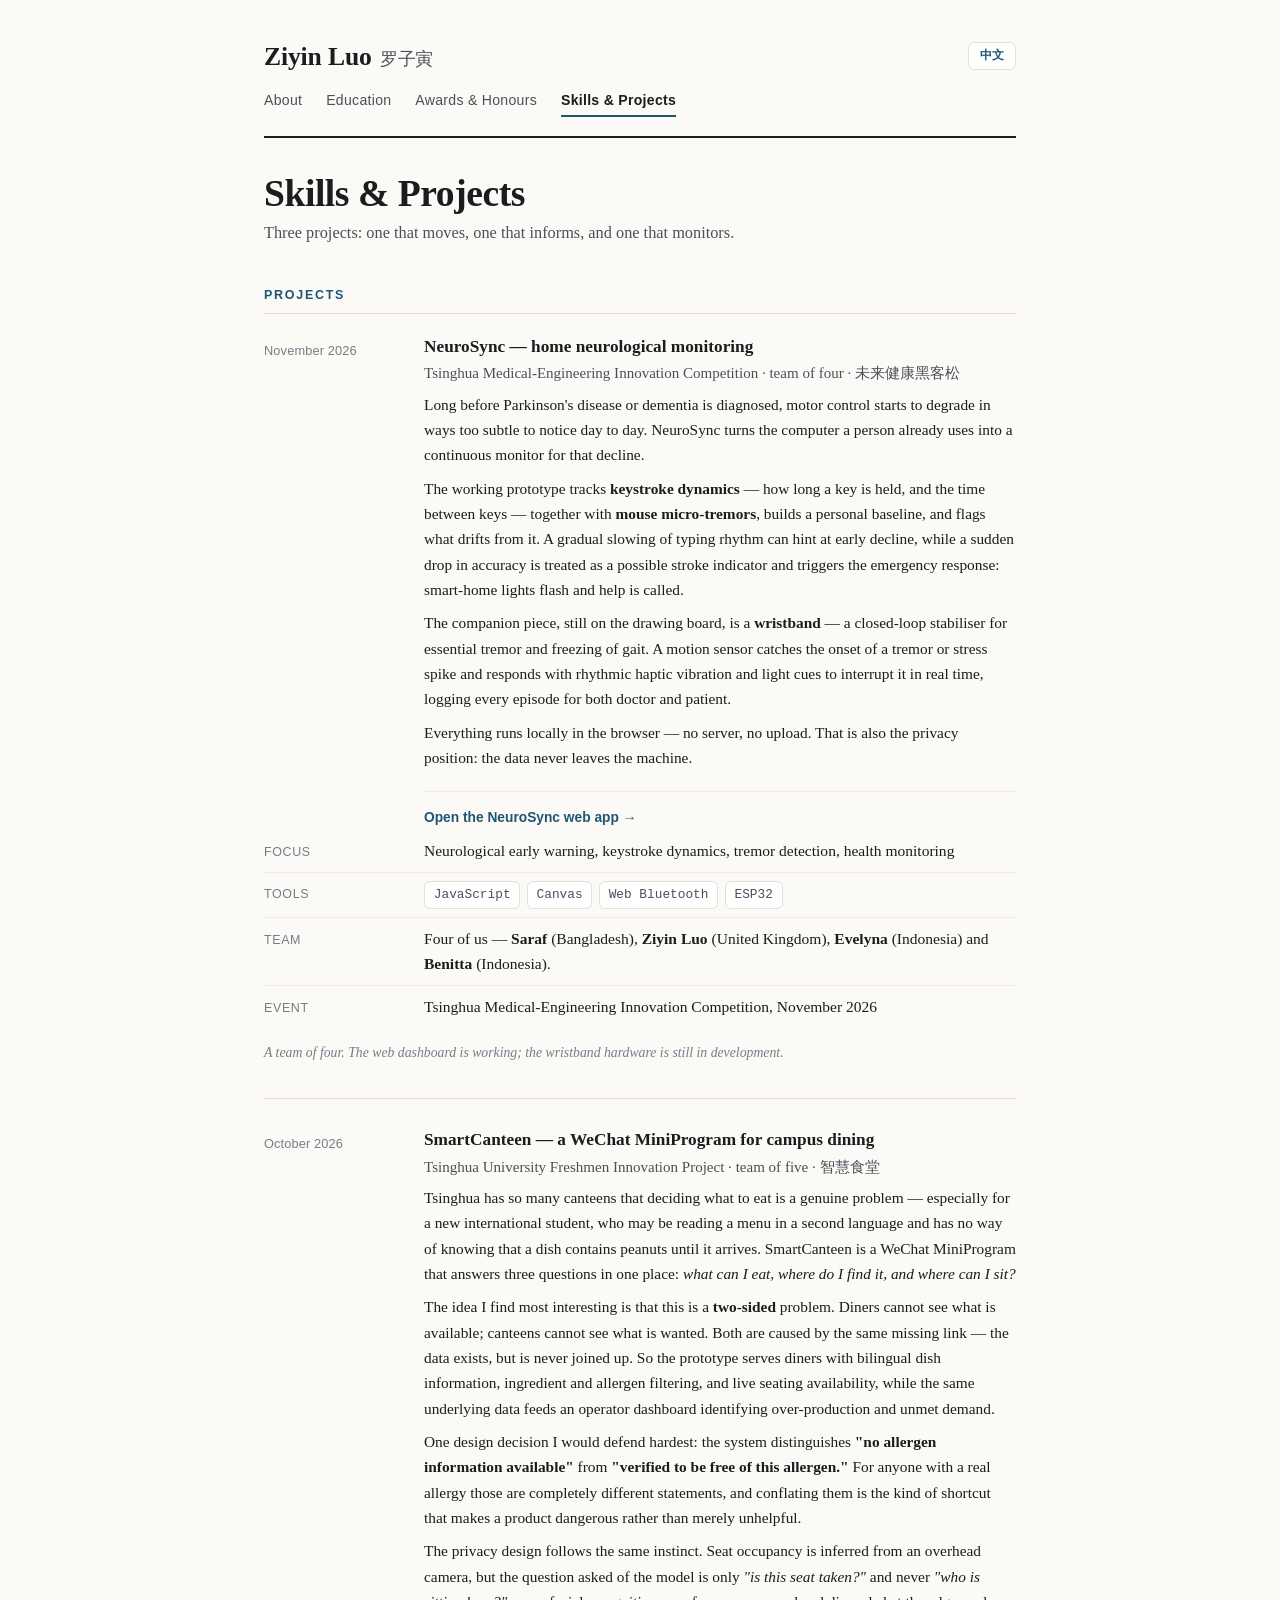
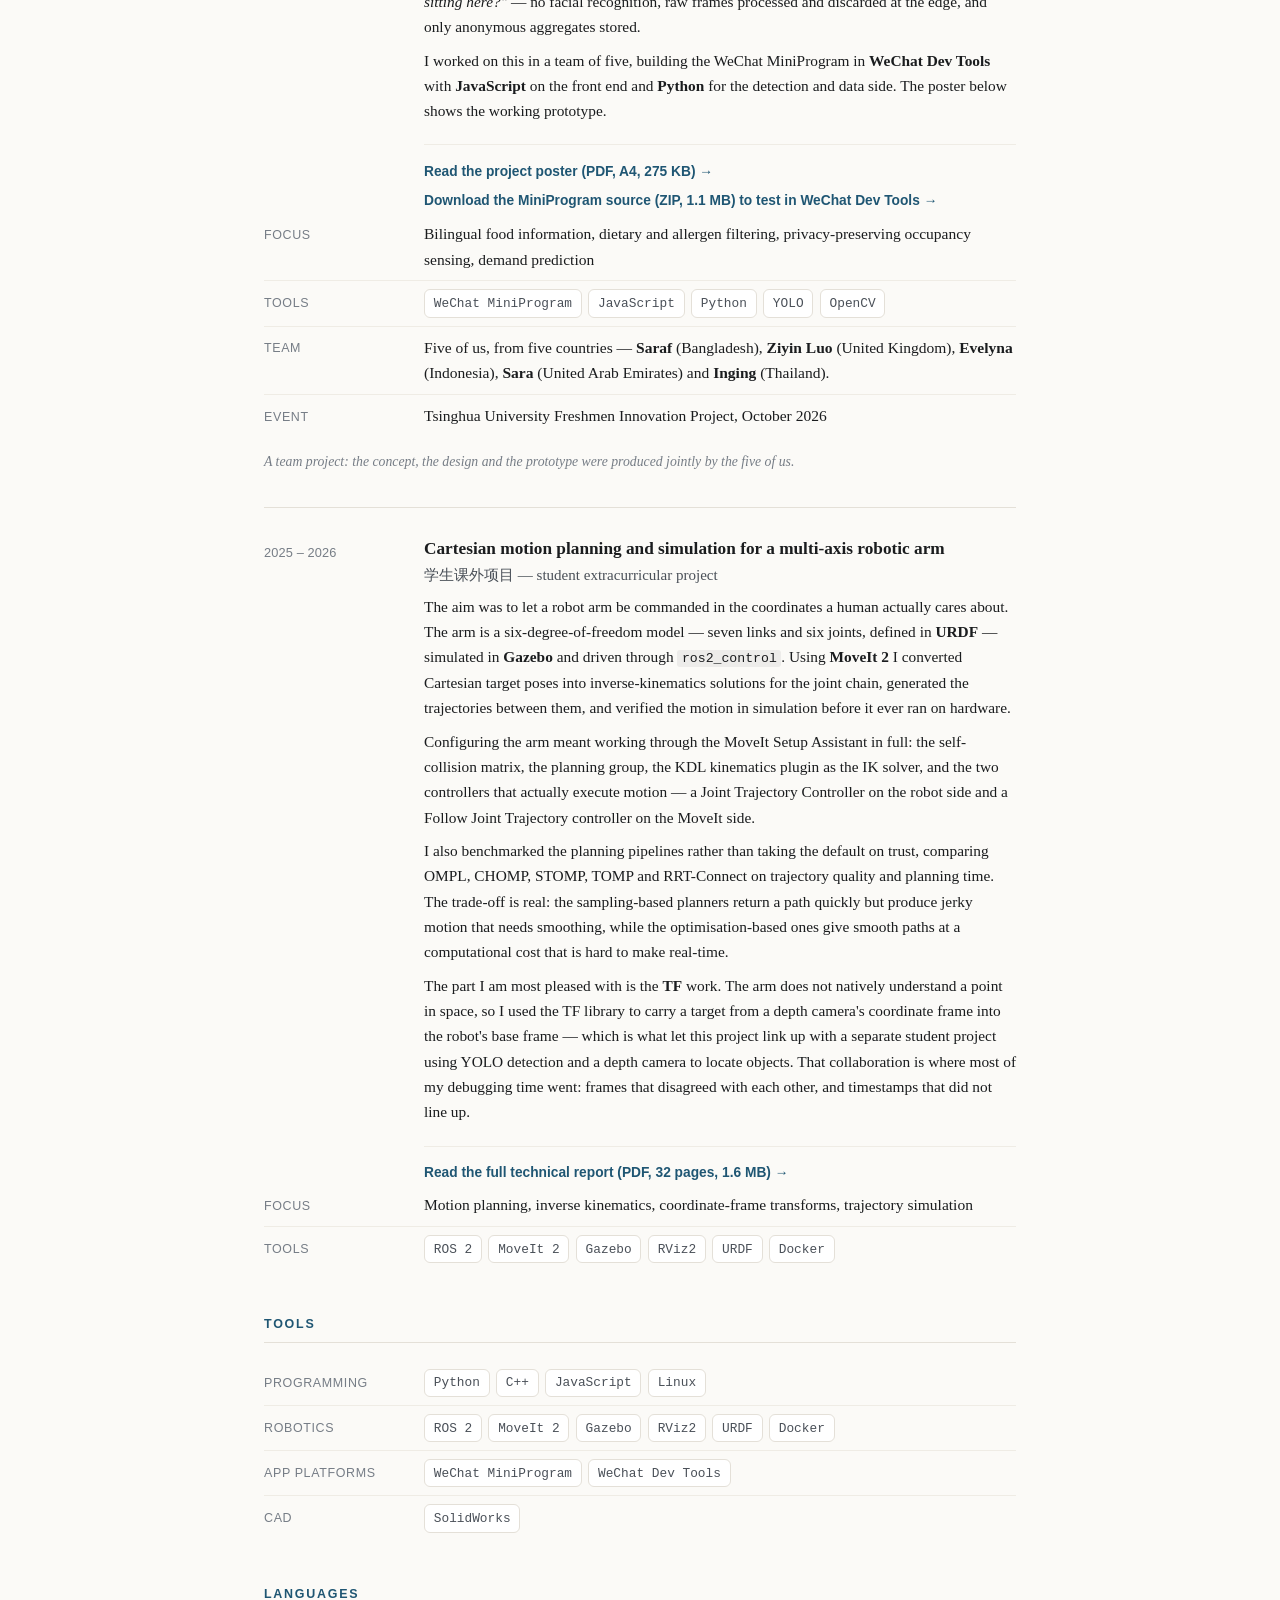
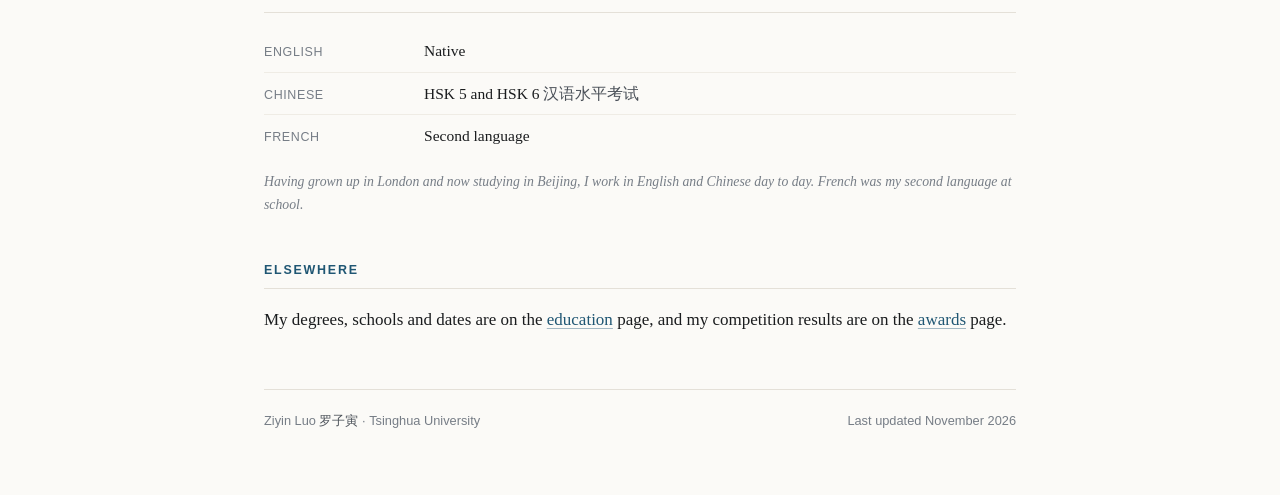
<file: skills.html>
<!DOCTYPE html>
<html lang="en">
<head>
<meta charset="utf-8">
<meta name="viewport" content="width=device-width, initial-scale=1">

<title data-en="Skills &amp; Projects — Ziyin Luo" data-zh="技能与项目 — 罗子寅">Skills &amp; Projects — Ziyin Luo</title>
<meta name="description" content="Skills and projects of Ziyin Luo: ROS 2, MoveIt 2, Gazebo, Python, C++ and SolidWorks; motion planning for a multi-axis robotic arm; English, Chinese and French.">
<meta name="author" content="Ziyin Luo">

<meta property="og:type" content="profile">
<meta property="og:title" content="Skills &amp; Projects — Ziyin Luo">
<meta property="og:description" content="Motion planning for a multi-axis robotic arm with ROS 2, MoveIt 2 and Gazebo; Python, C++, SolidWorks; English, Chinese and French.">
<meta property="og:locale" content="en_GB">
<meta property="og:url" content="https://luozhangziyin.github.io/skills.html">
<link rel="canonical" href="https://luozhangziyin.github.io/skills.html">

<link rel="icon" href="data:image/svg+xml,<svg xmlns='http://www.w3.org/2000/svg' viewBox='0 0 100 100'><text y='.9em' font-size='90'>&#9878;</text></svg>">
<link rel="stylesheet" href="styles.css">
<script src="lang.js"></script>
<!-- Structured data: says in machine-readable form that this page is about
     a person named Ziyin Luo. Edit the values below rather than deleting it. -->
<script type="application/ld+json">
  {
    "@context": "https://schema.org",
    "@type": "Person",
    "@id": "https://luozhangziyin.github.io/#person",
    "name": "Ziyin Luo",
    "alternateName": "罗子寅",
    "url": "https://luozhangziyin.github.io/",
    "email": "ziyin.luo@outlook.com",
    "jobTitle": "Undergraduate, Mechanical Engineering",
    "description": "Ziyin Luo (罗子寅) is an undergraduate in Mechanical Engineering at Tsinghua University. He completed his A-Levels at the age of fourteen, in Year 9 and four years ahead of his cohort, then skipped Years 12 and 13 and entered Tsinghua at sixteen. A national Top 50 finisher in the British Physics Olympiad, he works on robotics, motion planning and control.",
    "affiliation": {
      "@type": "CollegeOrUniversity",
      "name": "Tsinghua University"
    },
    "alumniOf": [
      {
        "@type": "HighSchool",
        "name": "Harris Academy Greenwich",
        "url": "https://www.harrisfederation.org.uk/"
      }
    ],
    "knowsLanguage": [
      "English",
      "Chinese",
      "French"
    ],
    "knowsAbout": [
      "Mechanical engineering",
      "Robotics",
      "Motion planning",
      "ROS 2",
      "MoveIt 2",
      "Control systems",
      "Physics"
    ],
    "sameAs": [
      "https://github.com/luozhangziyin",
      "https://luozhangziyin.github.io/files/moveit2-robotic-arm-report.pdf"
    ],
    "mainEntityOfPage": {
      "@type": "WebPage",
      "name": "Skills & Projects",
      "url": "https://luozhangziyin.github.io/skills.html"
    }
  }
</script>
</head>
<body>

<a class="skip-link" href="#main"><span class="t-en">Skip to content</span><span class="t-zh">跳到正文</span></a>

<div class="page">

  <header class="masthead">
    <button id="lang-toggle" class="lang-toggle" type="button"
            aria-label="Switch language / 切换语言" aria-pressed="false">
      <span class="t-en">中文</span><span class="t-zh">EN</span>
    </button>
    <p class="site-title">
      <a href="index.html">Ziyin Luo<span class="name-zh">罗子寅</span></a>
    </p>
    <nav class="nav" aria-label="Main">
      <ul>
        <li><a href="index.html"><span class="t-en">About</span><span class="t-zh">关于</span></a></li>
        <li><a href="education.html"><span class="t-en">Education</span><span class="t-zh">教育</span></a></li>
        <li><a href="awards.html"><span class="t-en">Awards &amp; Honours</span><span class="t-zh">奖项与荣誉</span></a></li>
        <li><a href="skills.html" aria-current="page"><span class="t-en">Skills &amp; Projects</span><span class="t-zh">技能与项目</span></a></li>
      </ul>
    </nav>
  </header>

  <main id="main">

    <div class="page-head">
      <h1><span class="t-en">Skills &amp; Projects</span><span class="t-zh">技能与项目</span></h1>
      <p class="subtitle">
        <span class="t-en">Three projects: one that moves, one that informs, and one that monitors.</span>
        <span class="t-zh">三个项目：一个会动，一个提供信息，一个负责监测。</span>
      </p>
    </div>

    <!-- ===== START OF SECTION: PROJECT ===== -->
    <section id="project">
      <h2><span class="t-en">Projects</span><span class="t-zh">项目</span></h2>

      <div class="subsection" id="neurosync">
        <div class="entry">
          <div class="when"><span class="t-en">November 2026</span><span class="t-zh">2026 年 11 月</span></div>
          <div class="what">
            <h3><span class="t-en">NeuroSync — home neurological monitoring</span><span class="t-zh">NeuroSync —— 家庭神经监测</span></h3>
            <p class="where">
              <span class="t-en">Tsinghua Medical-Engineering Innovation Competition · team of four · <span class="zh">未来健康黑客松</span></span>
              <span class="t-zh">清华大学医工结合创新大赛 · 四人团队 · 未来健康黑客松</span>
            </p>
            <div class="detail">
              <p>
                <span class="t-en">Long before Parkinson's disease or dementia is diagnosed, motor control starts to degrade in ways too subtle to notice day to day. NeuroSync turns the computer a person already uses into a continuous monitor for that decline.</span>
                <span class="t-zh">在帕金森病或痴呆症被确诊之前很久，运动控制能力就开始以日复一日难以察觉的细微方式退化。NeuroSync 把人已经在使用的电脑变成监测这种退化的持续设备。</span>
              </p>
              <p>
                <span class="t-en">The working prototype tracks <strong>keystroke dynamics</strong> — how long a key is held, and the time between keys — together with <strong>mouse micro-tremors</strong>, builds a personal baseline, and flags what drifts from it. A gradual slowing of typing rhythm can hint at early decline, while a sudden drop in accuracy is treated as a possible stroke indicator and triggers the emergency response: smart-home lights flash and help is called.</span>
                <span class="t-zh">可运行的原型监测<strong>击键动态</strong>——按键按住多久、按键之间的间隔——以及<strong>鼠标微颤</strong>，建立个人基线，并对偏离基线的变化发出警示。打字节奏逐渐变慢可能提示早期衰退，而准确率突然下降则被视为可能的中风信号，触发应急响应：智能家居灯光闪烁并呼叫救援。</span>
              </p>
              <p>
                <span class="t-en">The companion piece, still on the drawing board, is a <strong>wristband</strong> — a closed-loop stabiliser for essential tremor and freezing of gait. A motion sensor catches the onset of a tremor or stress spike and responds with rhythmic haptic vibration and light cues to interrupt it in real time, logging every episode for both doctor and patient.</span>
                <span class="t-zh">与之配套的<strong>腕带</strong>仍在设计阶段——它是一种针对特发性震颤和冻结步态的闭环稳定器。运动传感器捕捉到震颤或应激峰值开始时，便以有节奏的触觉振动和光提示做出反应，实时打断震颤，并为医生和患者记录每一次发作。</span>
              </p>
              <p>
                <span class="t-en">Everything runs locally in the browser — no server, no upload. That is also the privacy position: the data never leaves the machine.</span>
                <span class="t-zh">所有功能都在浏览器本地运行——没有服务器，也没有上传。这同时也是隐私立场：数据从不离开本机。</span>
              </p>
            </div>
            <div class="more">
              <a href="neurosync/"><span class="t-en">Open the NeuroSync web app →</span><span class="t-zh">打开 NeuroSync 网页应用 →</span></a>
            </div>
          </div>
        </div>

        <dl class="rows">
          <div>
            <dt><span class="t-en">Focus</span><span class="t-zh">重点</span></dt>
            <dd>
              <span class="t-en">Neurological early warning, keystroke dynamics, tremor detection, health monitoring</span>
              <span class="t-zh">神经早期预警、击键动态、震颤检测、健康监测</span>
            </dd>
          </div>
          <div>
            <dt><span class="t-en">Tools</span><span class="t-zh">工具</span></dt>
            <dd>
              <ul class="tag-list">
                <li>JavaScript</li>
                <li>Canvas</li>
                <li>Web Bluetooth</li>
                <li>ESP32</li>
              </ul>
            </dd>
          </div>
          <div>
            <dt><span class="t-en">Team</span><span class="t-zh">团队</span></dt>
            <dd>
              <span class="t-en">Four of us — <strong>Saraf</strong> (Bangladesh), <strong>Ziyin Luo</strong> (United Kingdom), <strong>Evelyna</strong> (Indonesia) and <strong>Benitta</strong> (Indonesia).</span>
              <span class="t-zh">我们四个人——<strong>Saraf</strong>（孟加拉国）、<strong>Ziyin Luo</strong>（英国）、<strong>Evelyna</strong>（印度尼西亚）和 <strong>Benitta</strong>（印度尼西亚）。</span>
            </dd>
          </div>
          <div>
            <dt><span class="t-en">Event</span><span class="t-zh">赛事</span></dt>
            <dd><span class="t-en">Tsinghua Medical-Engineering Innovation Competition, November 2026</span><span class="t-zh">清华大学医工结合创新大赛，2026 年 11 月</span></dd>
          </div>
        </dl>
        <p class="note">
          <span class="t-en">A team of four. The web dashboard is working; the wristband hardware is still in development.</span>
          <span class="t-zh">四人团队。网页看板已可运行；腕带硬件仍在开发中。</span>
        </p>
      </div>

      <div class="subsection" id="smartcanteen">
        <div class="entry">
          <div class="when"><span class="t-en">October 2026</span><span class="t-zh">2026 年 10 月</span></div>
          <div class="what">
            <h3><span class="t-en">SmartCanteen — a WeChat MiniProgram for campus dining</span><span class="t-zh">SmartCanteen —— 校园餐饮微信小程序</span></h3>
            <p class="where">
              <span class="t-en">Tsinghua University Freshmen Innovation Project · team of five · <span class="zh">智慧食堂</span></span>
              <span class="t-zh">清华大学新生创新项目 · 五人团队 · 智慧食堂</span>
            </p>
            <div class="detail">
              <p>
                <span class="t-en">Tsinghua has so many canteens that deciding what to eat is a genuine problem — especially for a new international student, who may be reading a menu in a second language and has no way of knowing that a dish contains peanuts until it arrives. SmartCanteen is a WeChat MiniProgram that answers three questions in one place: <em>what can I eat, where do I find it, and where can I sit?</em></span>
                <span class="t-zh">清华的食堂太多，决定吃什么成了一个真实的问题——尤其对新生国际学生来说，他们可能要用第二语言看菜单，而且在一道菜端上来之前根本无法知道里面是否含有花生。SmartCanteen 是一个微信小程序，在一个地方回答三个问题：<em>我能吃什么？到哪里找？哪里有座位？</em></span>
              </p>
              <p>
                <span class="t-en">The idea I find most interesting is that this is a <strong>two-sided</strong> problem. Diners cannot see what is available; canteens cannot see what is wanted. Both are caused by the same missing link — the data exists, but is never joined up. So the prototype serves diners with bilingual dish information, ingredient and allergen filtering, and live seating availability, while the same underlying data feeds an operator dashboard identifying over-production and unmet demand.</span>
                <span class="t-zh">我认为最有趣的一点是，这是一个<strong>双向</strong>的问题。就餐者看不到有什么可吃；食堂看不到大家想吃什么。两者都源于同一个缺失的环节——数据存在，却从未被打通。因此，这个原型一方面为就餐者提供双语菜品信息、配料与过敏原筛选和实时座位情况，另一方面用同样的底层数据为运营看板提供过度供应与未满足需求的分析。</span>
              </p>
              <p>
                <span class="t-en">One design decision I would defend hardest: the system distinguishes <strong>"no allergen information available"</strong> from <strong>"verified to be free of this allergen."</strong> For anyone with a real allergy those are completely different statements, and conflating them is the kind of shortcut that makes a product dangerous rather than merely unhelpful.</span>
                <span class="t-zh">我会最坚决地捍卫一个设计决定：系统把<strong>“无过敏原信息”</strong>和<strong>“已确认不含此过敏原”</strong>区分开来。对真正过敏的人来说，这两句话含义完全不同；把它们混为一谈，正是那种让产品变得危险而不仅仅是无用的偷懒。</span>
              </p>
              <p>
                <span class="t-en">The privacy design follows the same instinct. Seat occupancy is inferred from an overhead camera, but the question asked of the model is only <em>"is this seat taken?"</em> and never <em>"who is sitting here?"</em> — no facial recognition, raw frames processed and discarded at the edge, and only anonymous aggregates stored.</span>
                <span class="t-zh">隐私设计遵循同样的直觉。座位占用情况通过顶部摄像头推断，但向模型提出的问题只是<em>“这个座位有人吗？”</em>，而绝不是<em>“谁坐在这里？”</em>——没有人脸识别，原始帧在边缘端处理并丢弃，只存储匿名的聚合数据。</span>
              </p>
              <p>
                <span class="t-en">I worked on this in a team of five, building the WeChat MiniProgram in <strong>WeChat Dev Tools</strong> with <strong>JavaScript</strong> on the front end and <strong>Python</strong> for the detection and data side. The poster below shows the working prototype.</span>
                <span class="t-zh">我和五人团队共同完成这个项目，在<strong>微信开发者工具</strong>中用 <strong>JavaScript</strong> 开发小程序前端，用 <strong>Python</strong> 负责检测与数据部分。下方的海报展示了可运行的原型。</span>
              </p>
            </div>
            <div class="more">
              <a href="files/smartcanteen-poster-a4.pdf"><span class="t-en">Read the project poster (PDF, A4, 275 KB) →</span><span class="t-zh">阅读项目海报（PDF，A4，275 KB）→</span></a>
              <a href="files/smartcanteen-wechat-miniprogram.zip"><span class="t-en">Download the MiniProgram source (ZIP, 1.1 MB) to test in WeChat Dev Tools →</span><span class="t-zh">下载小程序源代码（ZIP，1.1 MB），在微信开发者工具中测试 →</span></a>
            </div>
          </div>
        </div>

        <dl class="rows">
          <div>
            <dt><span class="t-en">Focus</span><span class="t-zh">重点</span></dt>
            <dd>
              <span class="t-en">Bilingual food information, dietary and allergen filtering, privacy-preserving occupancy sensing, demand prediction</span>
              <span class="t-zh">双语餐饮信息、饮食与过敏原筛选、隐私保护的占用感知、需求预测</span>
            </dd>
          </div>
          <div>
            <dt><span class="t-en">Tools</span><span class="t-zh">工具</span></dt>
            <dd>
              <ul class="tag-list">
                <li><span class="t-en">WeChat MiniProgram</span><span class="t-zh">微信小程序</span></li>
                <li>JavaScript</li>
                <li>Python</li>
                <li>YOLO</li>
                <li>OpenCV</li>
              </ul>
            </dd>
          </div>
          <div>
            <dt><span class="t-en">Team</span><span class="t-zh">团队</span></dt>
            <dd>
              <span class="t-en">Five of us, from five countries — <strong>Saraf</strong> (Bangladesh), <strong>Ziyin Luo</strong> (United Kingdom), <strong>Evelyna</strong> (Indonesia), <strong>Sara</strong> (United Arab Emirates) and <strong>Inging</strong> (Thailand).</span>
              <span class="t-zh">我们五个人来自五个国家——<strong>Saraf</strong>（孟加拉国）、<strong>Ziyin Luo</strong>（英国）、<strong>Evelyna</strong>（印度尼西亚）、<strong>Sara</strong>（阿拉伯联合酋长国）和 <strong>Inging</strong>（泰国）。</span>
            </dd>
          </div>
          <div>
            <dt><span class="t-en">Event</span><span class="t-zh">赛事</span></dt>
            <dd><span class="t-en">Tsinghua University Freshmen Innovation Project, October 2026</span><span class="t-zh">清华大学新生创新项目，2026 年 10 月</span></dd>
          </div>
        </dl>
        <p class="note">
          <span class="t-en">A team project: the concept, the design and the prototype were produced jointly by the five of us.</span>
          <span class="t-zh">团队项目：概念、设计和原型均由我们五人共同完成。</span>
        </p>
      </div>

      <div class="subsection" id="robotic-arm">
        <div class="entry">
          <div class="when"><span class="t-en">2025 – 2026</span><span class="t-zh">2025 – 2026</span></div>
          <div class="what">
            <h3><span class="t-en">Cartesian motion planning and simulation for a multi-axis robotic arm</span><span class="t-zh">多轴机械臂的笛卡尔运动规划与仿真</span></h3>
            <p class="where">
              <span class="t-en"><span class="zh">学生课外项目</span> — student extracurricular project</span>
              <span class="t-zh">学生课外项目</span>
            </p>
            <div class="detail">
              <p>
                <span class="t-en">The aim was to let a robot arm be commanded in the coordinates a human actually cares about. The arm is a six-degree-of-freedom model — seven links and six joints, defined in <strong>URDF</strong> — simulated in <strong>Gazebo</strong> and driven through <code>ros2_control</code>. Using <strong>MoveIt 2</strong> I converted Cartesian target poses into inverse-kinematics solutions for the joint chain, generated the trajectories between them, and verified the motion in simulation before it ever ran on hardware.</span>
                <span class="t-zh">目标在于让机械臂能够以人类真正关心的坐标来接受指令。这个机械臂是一个六自由度模型——七个连杆、六个关节，用 <strong>URDF</strong> 定义——在 <strong>Gazebo</strong> 中仿真，并通过 <code>ros2_control</code> 驱动。我使用 <strong>MoveIt 2</strong> 将笛卡尔目标位姿转换为关节链的逆运动学解，生成它们之间的轨迹，并在真正上硬件之前先在仿真中验证运动。</span>
              </p>
              <p>
                <span class="t-en">Configuring the arm meant working through the MoveIt Setup Assistant in full: the self-collision matrix, the planning group, the KDL kinematics plugin as the IK solver, and the two controllers that actually execute motion — a Joint Trajectory Controller on the robot side and a Follow Joint Trajectory controller on the MoveIt side.</span>
                <span class="t-zh">配置机械臂意味着完整地走完 MoveIt Setup Assistant：自碰撞矩阵、规划组、作为逆解求解器的 KDL 运动学插件，以及真正执行运动的两个控制器——机器人侧的 Joint Trajectory Controller 和 MoveIt 侧的 Follow Joint Trajectory 控制器。</span>
              </p>
              <p>
                <span class="t-en">I also benchmarked the planning pipelines rather than taking the default on trust, comparing OMPL, CHOMP, STOMP, TOMP and RRT-Connect on trajectory quality and planning time. The trade-off is real: the sampling-based planners return a path quickly but produce jerky motion that needs smoothing, while the optimisation-based ones give smooth paths at a computational cost that is hard to make real-time.</span>
                <span class="t-zh">我也没有盲目信任默认的规划管线，而是对其做了基准测试，从轨迹质量和规划时间上比较 OMPL、CHOMP、STOMP、TOMP 和 RRT-Connect。这种权衡是真实存在的：基于采样的规划器能快速返回路径，但产生的运动会抖动、需要平滑；基于优化的规划器给出平滑路径，但计算开销大到难以做到实时。</span>
              </p>
              <p>
                <span class="t-en">The part I am most pleased with is the <strong>TF</strong> work. The arm does not natively understand a point in space, so I used the TF library to carry a target from a depth camera's coordinate frame into the robot's base frame — which is what let this project link up with a separate student project using YOLO detection and a depth camera to locate objects. That collaboration is where most of my debugging time went: frames that disagreed with each other, and timestamps that did not line up.</span>
                <span class="t-zh">我最满意的是 <strong>TF</strong>（坐标变换）部分。机械臂本身并不理解空间中的一个点，所以我用 TF 库把一个目标从深度相机的坐标系变换到机器人基座坐标系——正是这一点让本项目得以与另一个使用 YOLO 检测和深度相机定位物体的学生项目衔接。那次协作花掉了我大部分调试时间：彼此不一致的坐标系，以及对不上的时间戳。</span>
              </p>
            </div>
            <div class="more">
              <a href="files/moveit2-robotic-arm-report.pdf"><span class="t-en">Read the full technical report (PDF, 32 pages, 1.6 MB) →</span><span class="t-zh">阅读完整技术报告（PDF，32 页，1.6 MB）→</span></a>
            </div>
          </div>
        </div>

        <dl class="rows">
          <div>
            <dt><span class="t-en">Focus</span><span class="t-zh">重点</span></dt>
            <dd>
              <span class="t-en">Motion planning, inverse kinematics, coordinate-frame transforms, trajectory simulation</span>
              <span class="t-zh">运动规划、逆运动学、坐标系变换、轨迹仿真</span>
            </dd>
          </div>
          <div>
            <dt><span class="t-en">Tools</span><span class="t-zh">工具</span></dt>
            <dd>
              <ul class="tag-list">
                <li>ROS 2</li>
                <li>MoveIt 2</li>
                <li>Gazebo</li>
                <li>RViz2</li>
                <li>URDF</li>
                <li>Docker</li>
              </ul>
            </dd>
          </div>
        </dl>
      </div>

    </section>
    <!-- ===== END OF SECTION ===== -->

    <!-- ===== START OF SECTION: TOOLS ===== -->
    <section id="tools">
      <h2><span class="t-en">Tools</span><span class="t-zh">工具</span></h2>
      <dl class="rows">
        <div>
          <dt><span class="t-en">Programming</span><span class="t-zh">编程</span></dt>
          <dd>
            <ul class="tag-list">
              <li>Python</li>
              <li>C++</li>
              <li>JavaScript</li>
              <li>Linux</li>
            </ul>
          </dd>
        </div>
        <div>
          <dt><span class="t-en">Robotics</span><span class="t-zh">机器人</span></dt>
          <dd>
            <ul class="tag-list">
              <li>ROS 2</li>
              <li>MoveIt 2</li>
              <li>Gazebo</li>
              <li>RViz2</li>
              <li>URDF</li>
              <li>Docker</li>
            </ul>
          </dd>
        </div>
        <div>
          <dt><span class="t-en">App platforms</span><span class="t-zh">应用平台</span></dt>
          <dd>
            <ul class="tag-list">
              <li><span class="t-en">WeChat MiniProgram</span><span class="t-zh">微信小程序</span></li>
              <li><span class="t-en">WeChat Dev Tools</span><span class="t-zh">微信开发者工具</span></li>
            </ul>
          </dd>
        </div>
        <div>
          <dt>CAD</dt>
          <dd>
            <ul class="tag-list">
              <li>SolidWorks</li>
            </ul>
          </dd>
        </div>
      </dl>
    </section>
    <!-- ===== END OF SECTION ===== -->

    <!-- ===== START OF SECTION: LANGUAGES ===== -->
    <section id="languages">
      <h2><span class="t-en">Languages</span><span class="t-zh">语言</span></h2>
      <dl class="rows">
        <div>
          <dt><span class="t-en">English</span><span class="t-zh">英语</span></dt>
          <dd><span class="t-en">Native</span><span class="t-zh">母语</span></dd>
        </div>
        <div>
          <dt><span class="t-en">Chinese</span><span class="t-zh">中文</span></dt>
          <dd><span class="t-en">HSK 5 and HSK 6 <span class="zh">汉语水平考试</span></span><span class="t-zh">HSK 5 级和 HSK 6 级</span></dd>
        </div>
        <div>
          <dt><span class="t-en">French</span><span class="t-zh">法语</span></dt>
          <dd><span class="t-en">Second language</span><span class="t-zh">第二语言</span></dd>
        </div>
      </dl>
      <p class="note">
        <span class="t-en">Having grown up in London and now studying in Beijing, I work in English and Chinese day to day. French was my second language at school.</span>
        <span class="t-zh">我在伦敦长大，如今在北京求学，日常使用英语和中文工作。法语是我中学时的第二语言。</span>
      </p>
    </section>
    <!-- ===== END OF SECTION ===== -->

    <!-- ===== START OF SECTION: ELSEWHERE ===== -->
    <section id="elsewhere">
      <h2><span class="t-en">Elsewhere</span><span class="t-zh">其他</span></h2>
      <p>
        <span class="t-en">My degrees, schools and dates are on the <a href="education.html">education</a> page, and my competition results are on the <a href="awards.html">awards</a> page.</span>
        <span class="t-zh">我的学位、学校和日期详见<a href="education.html">教育</a>页面，竞赛成绩详见<a href="awards.html">奖项</a>页面。</span>
      </p>
    </section>
    <!-- ===== END OF SECTION ===== -->

  </main>

  <footer>
    <span>Ziyin Luo <span class="zh">罗子寅</span> · <span class="t-en">Tsinghua University</span><span class="t-zh">清华大学</span></span>
    <span><span class="t-en">Last updated November 2026</span><span class="t-zh">最近更新：2026 年 11 月</span></span>
  </footer>

</div>

</body>
</html>
</file>
<file: styles.css>
/* ==========================================================================
   Ziyin Luo — academic profile
   Shared stylesheet for all pages.
   Colour and type live in the :root variables so the whole site can be
   restyled from one place. Edit there, not in the rules below.
   ========================================================================== */

:root {
  --bg:           #fbfaf7;
  --surface:      #ffffff;
  --ink:          #1a1c1e;
  --ink-soft:     #4a5058;
  --ink-faint:    #767d86;
  --rule:         #e4e0d8;
  --rule-soft:    #efece5;
  --accent:       #1f5673;
  --accent-soft:  #eaf1f5;
  --mark:         #8a6a24;
  --radius:       6px;

  --serif: "Iowan Old Style", "Palatino Linotype", Palatino, "Book Antiqua",
           Georgia, "Times New Roman", serif;
  --sans:  ui-sans-serif, -apple-system, "Segoe UI", Roboto, "Helvetica Neue",
           Arial, sans-serif;
  --mono:  ui-monospace, SFMono-Regular, "SF Mono", Menlo, Consolas, monospace;
  --cjk:   "Songti SC", "SimSun", "Noto Serif CJK SC", serif;
}

@media (prefers-color-scheme: dark) {
  :root {
    --bg:          #14171a;
    --surface:     #1b1f23;
    --ink:         #e9e7e2;
    --ink-soft:    #b3b8be;
    --ink-faint:   #868d95;
    --rule:        #2d3338;
    --rule-soft:   #23282d;
    --accent:      #7fb3d0;
    --accent-soft: #1d2a33;
    --mark:        #d4b46a;
  }
}

*, *::before, *::after { box-sizing: border-box; }

html {
  -webkit-text-size-adjust: 100%;
  scroll-behavior: smooth;
}

body {
  margin: 0;
  padding: 2.6rem 1.25rem 4rem;
  background: var(--bg);
  color: var(--ink);
  font-family: var(--serif);
  font-size: 17px;
  line-height: 1.65;
  text-rendering: optimizeLegibility;
}

.page { max-width: 47rem; margin: 0 auto; }

a {
  color: var(--accent);
  text-decoration-color: color-mix(in srgb, var(--accent) 40%, transparent);
  text-underline-offset: 0.16em;
}
a:hover { text-decoration-color: var(--accent); }

code {
  font-family: var(--mono);
  font-size: 0.86em;
  background: color-mix(in srgb, var(--ink) 6%, transparent);
  border-radius: 3px;
  padding: 0.08em 0.34em;
}

strong { font-weight: 600; }

.zh { font-family: var(--cjk); color: var(--ink-soft); }

/* Bilingual toggle: English shows by default; Chinese replaces it when
   lang.js sets <html data-lang="zh">. */
.t-zh { display: none; font-family: var(--cjk); }
html[data-lang="zh"] .t-en { display: none; }
html[data-lang="zh"] .t-zh { display: inline; }

.skip-link {
  position: absolute;
  left: -9999px;
  top: 0;
  background: var(--surface);
  border: 1px solid var(--rule);
  border-radius: var(--radius);
  padding: 0.5rem 0.9rem;
  font-family: var(--sans);
  font-size: 0.85rem;
}
.skip-link:focus { left: 1rem; top: 1rem; z-index: 10; }

/* ---------- masthead and navigation ---------- */

.masthead {
  position: relative;
  border-bottom: 2px solid var(--ink);
  padding-bottom: 1.15rem;
  margin-bottom: 2.2rem;
}

.site-title {
  font-size: 1.6rem;
  font-weight: 600;
  line-height: 1.2;
  margin: 0 0 0.85rem;
  letter-spacing: -0.005em;
}
.site-title a {
  color: inherit;
  text-decoration: none;
}
.site-title a:hover { color: var(--accent); }
.site-title .name-zh {
  font-family: var(--cjk);
  font-size: 1.1rem;
  font-weight: 400;
  color: var(--ink-soft);
  margin-left: 0.5rem;
}

.nav ul {
  list-style: none;
  margin: 0;
  padding: 0;
  display: flex;
  flex-wrap: wrap;
  gap: 0.15rem 1.5rem;
  font-family: var(--sans);
  font-size: 0.88rem;
  letter-spacing: 0.02em;
}

.nav a {
  display: inline-block;
  padding: 0.2rem 0;
  color: var(--ink-soft);
  text-decoration: none;
  border-bottom: 2px solid transparent;
}
.nav a:hover {
  color: var(--accent);
  border-bottom-color: color-mix(in srgb, var(--accent) 35%, transparent);
}
.nav a[aria-current="page"] {
  color: var(--ink);
  font-weight: 600;
  border-bottom-color: var(--accent);
}

/* Language toggle button, top-right of the masthead */
.lang-toggle {
  position: absolute;
  top: 0;
  right: 0;
  font-family: var(--sans);
  font-size: 0.78rem;
  font-weight: 600;
  color: var(--accent);
  background: var(--surface);
  border: 1px solid var(--rule);
  border-radius: var(--radius);
  padding: 0.28rem 0.7rem;
  cursor: pointer;
}
.lang-toggle:hover { border-color: var(--accent); }

/* ---------- page heading ---------- */

.page-head { margin-bottom: 2.4rem; }

h1 {
  font-size: 2.35rem;
  line-height: 1.12;
  letter-spacing: -0.012em;
  font-weight: 600;
  margin: 0 0 0.3rem;
}

.page-head .subtitle {
  font-size: 1.02rem;
  color: var(--ink-soft);
  margin: 0;
}

/* ---------- sections ---------- */

section { margin-bottom: 2.7rem; }

/* a project (or other unit) sitting under a shared section heading */
.subsection + .subsection {
  margin-top: 2.1rem;
  padding-top: 1.6rem;
  border-top: 1px solid var(--rule);
}

h2 {
  font-family: var(--sans);
  font-size: 0.78rem;
  font-weight: 700;
  letter-spacing: 0.14em;
  text-transform: uppercase;
  color: var(--accent);
  margin: 0 0 1.1rem;
  padding-bottom: 0.45rem;
  border-bottom: 1px solid var(--rule);
}

h3 {
  font-size: 1.08rem;
  font-weight: 600;
  margin: 0 0 0.2rem;
  line-height: 1.35;
}

p { margin: 0 0 1.05rem; }
p:last-child { margin-bottom: 0; }

/* ---------- timeline entries ---------- */

.entry {
  display: grid;
  grid-template-columns: 8.5rem 1fr;
  gap: 0.15rem 1.5rem;
  padding: 0.95rem 0;
  border-bottom: 1px solid var(--rule-soft);
}
.entry:first-of-type { padding-top: 0.2rem; }
.entry:last-of-type { border-bottom: none; padding-bottom: 0; }

.when {
  font-family: var(--sans);
  font-size: 0.8rem;
  color: var(--ink-faint);
  padding-top: 0.32rem;
  font-variant-numeric: tabular-nums;
  letter-spacing: 0.01em;
}

.what .where {
  font-size: 0.94rem;
  color: var(--ink-soft);
  margin: 0 0 0.35rem;
}

.detail { font-size: 0.96rem; }
.detail p { margin-bottom: 0.5rem; }
.detail :last-child { margin-bottom: 0; }

/* ---------- inline links to other pages ---------- */

.more {
  margin-top: 1.3rem;
  padding-top: 0.95rem;
  border-top: 1px solid var(--rule-soft);
  font-family: var(--sans);
  font-size: 0.86rem;
  display: flex;
  flex-direction: column;
  gap: 0.45rem;
}
.more a { text-decoration: none; font-weight: 600; }
.more a:hover { text-decoration: underline; }

/* ---------- preview lists (home page) ---------- */

.preview {
  list-style: none;
  margin: 0;
  padding: 0;
  font-size: 0.97rem;
}
.preview li {
  padding: 0.45rem 0 0.45rem 1.1rem;
  border-bottom: 1px solid var(--rule-soft);
  position: relative;
}
.preview li:last-child { border-bottom: none; }
.preview li::before {
  content: "";
  position: absolute;
  left: 0;
  top: 1.02rem;
  width: 4px;
  height: 4px;
  border-radius: 50%;
  background: var(--ink-faint);
}
.preview .label { font-weight: 600; }
.preview .years {
  color: var(--ink-soft);
  font-size: 0.89rem;
  font-variant-numeric: tabular-nums;
  white-space: nowrap;
}

/* ---------- awards page ---------- */

.results {
  list-style: none;
  margin: 0;
  padding: 0;
}
.results > li {
  padding: 0.75rem 0;
  border-bottom: 1px solid var(--rule-soft);
}
.results > li:last-child { border-bottom: none; padding-bottom: 0; }

.award {
  font-weight: 600;
  font-size: 1rem;
  margin: 0 0 0.1rem;
}

.what .results p:last-child,
.result-detail { margin-bottom: 0; }

.result-detail {
  font-size: 0.94rem;
  color: var(--ink-soft);
}

.years {
  font-variant-numeric: tabular-nums;
  white-space: nowrap;
}

.note {
  font-size: 0.86rem;
  color: var(--ink-faint);
  font-style: italic;
  margin: 0.9rem 0 0;
}

/* grade marks, underlined as on a CV */
.grade {
  border-bottom: 1px solid color-mix(in srgb, var(--mark) 55%, transparent);
  padding-bottom: 0.5px;
}

/* ---------- honour cards (Tsinghua) ---------- */

.cards {
  display: grid;
  grid-template-columns: repeat(auto-fit, minmax(15rem, 1fr));
  gap: 0.85rem;
  margin: 0;
}

.card {
  background: var(--surface);
  border: 1px solid var(--rule);
  border-radius: var(--radius);
  padding: 0.85rem 1rem 0.95rem;
}
.card h3 { font-size: 1rem; margin-bottom: 0.25rem; }
.card p {
  font-size: 0.91rem;
  color: var(--ink-soft);
  margin: 0;
}
.card .card-meta {
  font-family: var(--sans);
  font-size: 0.76rem;
  letter-spacing: 0.05em;
  text-transform: uppercase;
  color: var(--ink-faint);
  margin: 0 0 0.35rem;
}

/* ---------- definition rows (skills, languages) ---------- */

dl.rows { margin: 0; }

dl.rows > div {
  display: grid;
  grid-template-columns: 8.5rem 1fr;
  gap: 1.5rem;
  padding: 0.5rem 0;
  border-bottom: 1px solid var(--rule-soft);
}
dl.rows > div:last-child { border-bottom: none; }

dl.rows dt {
  font-family: var(--sans);
  font-size: 0.78rem;
  letter-spacing: 0.05em;
  text-transform: uppercase;
  color: var(--ink-faint);
  padding-top: 0.24rem;
}

dl.rows dd { margin: 0; font-size: 0.97rem; }

.tag-list {
  list-style: none;
  margin: 0;
  padding: 0;
  display: flex;
  flex-wrap: wrap;
  gap: 0.4rem;
}
.tag-list li {
  font-family: var(--mono);
  font-size: 0.8rem;
  background: var(--surface);
  border: 1px solid var(--rule);
  border-radius: var(--radius);
  padding: 0.16rem 0.55rem;
  color: var(--ink-soft);
}

/* ---------- footer ---------- */

footer {
  margin-top: 3.4rem;
  padding-top: 1.25rem;
  border-top: 1px solid var(--rule);
  font-family: var(--sans);
  font-size: 0.8rem;
  color: var(--ink-faint);
  display: flex;
  justify-content: space-between;
  flex-wrap: wrap;
  gap: 0.5rem;
}
footer a { color: var(--ink-soft); text-decoration: none; }
footer a:hover { color: var(--accent); text-decoration: underline; }

/* ---------- narrow screens ---------- */

@media (max-width: 34rem) {
  body { padding: 2rem 1.1rem 3.2rem; font-size: 16px; }
  h1 { font-size: 1.95rem; }
  .site-title { font-size: 1.4rem; }
  .site-title .name-zh { display: block; margin: 0.25rem 0 0; font-size: 1rem; }
  .nav ul { gap: 0.1rem 1.1rem; font-size: 0.84rem; }
  .entry,
  dl.rows > div { grid-template-columns: 1fr; gap: 0.2rem; }
  .when { padding-top: 0; }
  dl.rows dt { padding-top: 0; }
  .preview .years { white-space: normal; }
  .cards { grid-template-columns: 1fr; }
}

/* ---------- print ---------- */

@media print {
  body { padding: 0; background: #fff; font-size: 10.5pt; }
  .nav, .skip-link, .lang-toggle { display: none; }
  .masthead { border-bottom-color: #000; padding-bottom: 0.6rem; margin-bottom: 1.2rem; }
  .site-title { font-size: 1.1rem; margin-bottom: 0; }
  section { margin-bottom: 1.3rem; break-inside: avoid; }
  .entry, .card, .results > li { break-inside: avoid; }
  h2 { border-bottom-color: #bbb; }
  a { text-decoration: none; }
  .more { display: none; }
}

@media (prefers-reduced-motion: reduce) {
  html { scroll-behavior: auto; }
  * { animation: none !important; transition: none !important; }
}
</file>
<file: neurosync/css/style.css>
:root {
  --bg: #0e1520;
  --bg2: #141d2b;
  --card: #182333;
  --card2: #1e2b40;
  --border: #26354d;
  --text: #e8eef7;
  --muted: #8ea0b8;
  --accent: #3ddc97;
  --accent2: #4da3ff;
  --accent3: #f5b942;
  --danger: #ff5d6c;
  --warn: #f5b942;
  --radius: 14px;
  --shadow: 0 8px 24px rgba(0, 0, 0, 0.35);
}

* { box-sizing: border-box; }

html, body {
  margin: 0;
  padding: 0;
  background: var(--bg);
  color: var(--text);
  font-family: "Segoe UI", "PingFang SC", "Microsoft YaHei", system-ui, sans-serif;
  font-size: 15px;
  line-height: 1.55;
}

body { padding-bottom: 70px; }

.topbar {
  display: flex;
  align-items: center;
  justify-content: space-between;
  padding: 16px 24px;
  background: linear-gradient(180deg, var(--bg2), var(--bg));
  border-bottom: 1px solid var(--border);
  position: sticky;
  top: 0;
  z-index: 20;
}
.brand { display: flex; align-items: center; gap: 14px; }
.brand-logo { height: 36px; width: auto; display: block; }
.brand h1 { margin: 0; font-size: 20px; }
.brand-sub { font-size: 13px; color: var(--muted); font-weight: 400; }
.brand-tag { margin: 2px 0 0; color: var(--muted); font-size: 12px; }
.topbar-status { display: flex; gap: 10px; }

.pill {
  display: inline-block;
  padding: 5px 12px;
  border-radius: 999px;
  font-size: 12px;
  background: var(--card2);
  border: 1px solid var(--border);
  color: var(--muted);
  white-space: nowrap;
}
.pill.on { color: #0b1f16; background: var(--accent); border-color: var(--accent); }
.pill.warn { color: #2a1f05; background: var(--warn); border-color: var(--warn); }
.pill.bad { color: #fff; background: var(--danger); border-color: var(--danger); }

.lang-toggle {
  border: 1px solid var(--border);
  background: var(--card2);
  color: var(--text);
  padding: 5px 14px;
  border-radius: 999px;
  cursor: pointer;
  font-size: 13px;
  font-weight: 600;
  letter-spacing: 0.5px;
  transition: all 0.15s;
}
.lang-toggle:hover { border-color: var(--accent); color: var(--accent); }

.tabs {
  display: flex;
  gap: 4px;
  padding: 10px 24px;
  background: var(--bg2);
  border-bottom: 1px solid var(--border);
  overflow-x: auto;
}
.tab {
  border: none;
  background: transparent;
  color: var(--muted);
  padding: 9px 16px;
  border-radius: 9px;
  cursor: pointer;
  font-size: 14px;
  white-space: nowrap;
  transition: all 0.15s;
}
.tab:hover { color: var(--text); background: var(--card); }
.tab.active { color: #0b1f16; background: var(--accent); font-weight: 600; }

main { max-width: 1180px; margin: 24px auto; padding: 0 24px; }
.view { display: none; }
.view.active { display: block; }

.card {
  background: var(--card);
  border: 1px solid var(--border);
  border-radius: var(--radius);
  padding: 18px 20px;
  margin-bottom: 18px;
  box-shadow: var(--shadow);
}
.card h3 { margin: 0 0 10px; font-size: 16px; }
.card h3 .hint, .hint { font-weight: 400; color: var(--muted); font-size: 12px; margin-left: 8px; }

.grid-scores { display: grid; grid-template-columns: repeat(3, 1fr); gap: 18px; }
.grid-2 { display: grid; grid-template-columns: 1fr 1fr; gap: 18px; }
@media (max-width: 820px) {
  .grid-scores, .grid-2 { grid-template-columns: 1fr; }
}

.score-card { display: flex; align-items: center; gap: 18px; }
.score-ring {
  width: 92px; height: 92px; border-radius: 50%;
  display: flex; align-items: center; justify-content: center;
  flex: 0 0 auto;
  background: conic-gradient(var(--accent) 0%, var(--border) 0%);
  position: relative;
}
.score-ring::before {
  content: ""; position: absolute; inset: 10px; border-radius: 50%;
  background: var(--card);
}
.score-ring span { position: relative; font-size: 24px; font-weight: 700; }
.score-ring.accent2 { background: conic-gradient(var(--accent2) 0%, var(--border) 0%); }
.score-ring.accent3 { background: conic-gradient(var(--accent3) 0%, var(--border) 0%); }
.score-meta h3 { margin: 0; font-size: 14px; }
.score-meta p { margin: 4px 0 0; color: var(--muted); font-size: 13px; }

.chart { width: 100%; height: 220px; display: block; background: var(--bg2); border-radius: 10px; }

.timeline { display: flex; flex-direction: column; gap: 8px; max-height: 260px; overflow-y: auto; }
.tl-item {
  display: flex; gap: 12px; align-items: center;
  padding: 8px 12px; border-radius: 9px;
  background: var(--bg2); border: 1px solid var(--border);
  font-size: 13px;
}
.tl-item .tl-time { color: var(--muted); font-variant-numeric: tabular-nums; flex: 0 0 auto; }
.tl-item .tl-tag { flex: 0 0 auto; padding: 2px 9px; border-radius: 999px; font-size: 11px; background: var(--accent); color: #0b1f16; }
.tl-item .tl-tag.warn { background: var(--warn); color: #2a1f05; }
.tl-item .tl-tag.bad { background: var(--danger); color: #fff; }

.banner { border-left: 4px solid var(--accent); }
.banner h3 { color: var(--accent); }
.banner p { margin: 4px 0 0; color: var(--muted); font-size: 14px; }

.test-sentence {
  padding: 14px 16px; border-radius: 10px;
  background: var(--bg2); border: 1px solid var(--border);
  font-size: 17px; letter-spacing: 0.4px; margin-bottom: 12px; min-height: 48px;
}
.typing-input {
  width: 100%; min-height: 90px; resize: vertical;
  background: var(--bg2); color: var(--text);
  border: 1px solid var(--border); border-radius: 10px;
  padding: 12px 14px; font-size: 16px; font-family: "Consolas", "Menlo", monospace;
}
.typing-input:focus { outline: none; border-color: var(--accent); }

.test-controls { display: flex; gap: 10px; align-items: center; flex-wrap: wrap; margin: 12px 0; }

.btn {
  border: 1px solid var(--border); background: var(--card2); color: var(--text);
  padding: 9px 16px; border-radius: 9px; cursor: pointer; font-size: 14px;
  transition: all 0.15s;
}
.btn:hover { filter: brightness(1.15); }
.btn:disabled { opacity: 0.45; cursor: not-allowed; }
.btn-primary { background: var(--accent); color: #0b1f16; border-color: var(--accent); font-weight: 600; }
.btn-danger { background: var(--danger); color: #fff; border-color: var(--danger); font-weight: 600; }
.btn-ghost { background: transparent; }

.metrics { display: grid; grid-template-columns: repeat(auto-fit, minmax(150px, 1fr)); gap: 12px; margin-top: 14px; }
.metric {
  background: var(--bg2); border: 1px solid var(--border); border-radius: 10px;
  padding: 12px 14px; display: flex; flex-direction: column; gap: 4px;
}
.metric-label { color: var(--muted); font-size: 12px; }
.metric-value { font-size: 22px; font-weight: 700; font-variant-numeric: tabular-nums; }

.mouse-stage {
  position: relative; width: 100%; height: 280px;
  background: var(--bg2); border: 1px solid var(--border); border-radius: 10px;
  overflow: hidden; margin: 12px 0; cursor: crosshair;
}
.mouse-stage .muted { position: absolute; inset: 0; display: flex; align-items: center; justify-content: center; margin: 0; z-index: 1; pointer-events: none; }
.mouse-trace { position: absolute; inset: 0; width: 100%; height: 100%; z-index: 2; }
.mouse-target {
  position: absolute; width: 56px; height: 56px; border-radius: 50%;
  background: rgba(255, 93, 108, 0.25); border: 2px solid var(--danger);
  z-index: 3; transform: translate(-50%, -50%); pointer-events: none;
}

.form-row { display: flex; align-items: center; gap: 12px; margin-bottom: 10px; flex-wrap: wrap; }
.form-row label { width: 130px; color: var(--muted); font-size: 13px; }
.form-row input {
  flex: 1; min-width: 260px; background: var(--bg2); color: var(--text);
  border: 1px solid var(--border); border-radius: 8px; padding: 8px 12px; font-family: monospace; font-size: 13px;
}

.muted { color: var(--muted); }
.hidden { display: none !important; }
.footer { text-align: center; color: var(--muted); font-size: 12px; padding: 18px; }

/* Alert overlay */
.alert-overlay {
  position: fixed; inset: 0; z-index: 100;
  background: rgba(60, 8, 12, 0.88);
  display: flex; align-items: center; justify-content: center;
  animation: flashIn 0.4s;
}
.alert-card {
  background: #1a0e10; border: 2px solid var(--danger); border-radius: 18px;
  padding: 34px 40px; text-align: center; max-width: 440px;
  box-shadow: 0 0 60px rgba(255, 93, 108, 0.5);
}
.alert-flash { font-size: 56px; animation: pulse 0.8s infinite; }
.alert-card h1 { color: var(--danger); margin: 8px 0; }
.alert-card p { color: var(--muted); }
.alert-actions { display: flex; gap: 12px; justify-content: center; margin-top: 20px; }

body.home-flash { background: #3a0a0e !important; }

@keyframes pulse { 0%,100% { transform: scale(1); opacity: 1; } 50% { transform: scale(1.25); opacity: 0.6; } }
@keyframes flashIn { from { opacity: 0; } to { opacity: 1; } }
@keyframes overlayPulse { 0%,100% { background: rgba(60,8,12,0.85); } 50% { background: rgba(120,16,24,0.9); } }
.alert-overlay { animation: flashIn 0.4s, overlayPulse 1.4s infinite; }

/* Result interpretation gauges */
.gauge { margin-bottom: 16px; }
.gauge:last-child { margin-bottom: 0; }
.gauge-head { display: flex; justify-content: space-between; align-items: baseline; font-size: 13px; color: var(--muted); margin-bottom: 7px; }
.gauge-value { font-size: 16px; font-weight: 700; color: var(--text); font-variant-numeric: tabular-nums; }
.gauge-track { position: relative; height: 10px; border-radius: 999px; overflow: visible; }
.gauge-marker { position: absolute; top: -4px; width: 3px; height: 18px; background: #fff; border-radius: 2px; transform: translateX(-50%); box-shadow: 0 0 0 2px rgba(0,0,0,0.35); }
.gauge-legend { display: flex; justify-content: space-between; margin-top: 9px; flex-wrap: wrap; gap: 6px; }
.gauge-legend-item { display: inline-flex; align-items: center; gap: 5px; font-size: 12px; color: var(--muted); }
.gauge-legend-item i { width: 10px; height: 10px; border-radius: 3px; display: inline-block; }
.verdict { margin: 14px 0 0; font-size: 14px; padding: 11px 13px; border-radius: 9px; background: var(--bg2); border: 1px solid var(--border); }
.verdict.good { border-color: var(--accent); color: var(--accent); }
.verdict.warn { border-color: var(--warn); color: var(--warn); }
.verdict.bad { border-color: var(--danger); color: var(--danger); }
.interpret-empty { color: var(--muted); margin: 0; }
.interpret-disclaimer { color: var(--muted); font-size: 12px; margin: 12px 0 0; opacity: 0.8; }

/* About / team */
.team-list { list-style: none; margin: 14px 0 0; padding: 0; display: flex; flex-direction: column; gap: 10px; }
.team-list li { display: flex; align-items: center; gap: 12px; padding: 11px 14px; background: var(--bg2); border: 1px solid var(--border); border-radius: 10px; }
.team-flag { font-size: 20px; line-height: 1; }
.team-name { font-weight: 600; flex: 1; color: var(--text); }
.team-country { color: var(--muted); font-size: 13px; }
</file>
